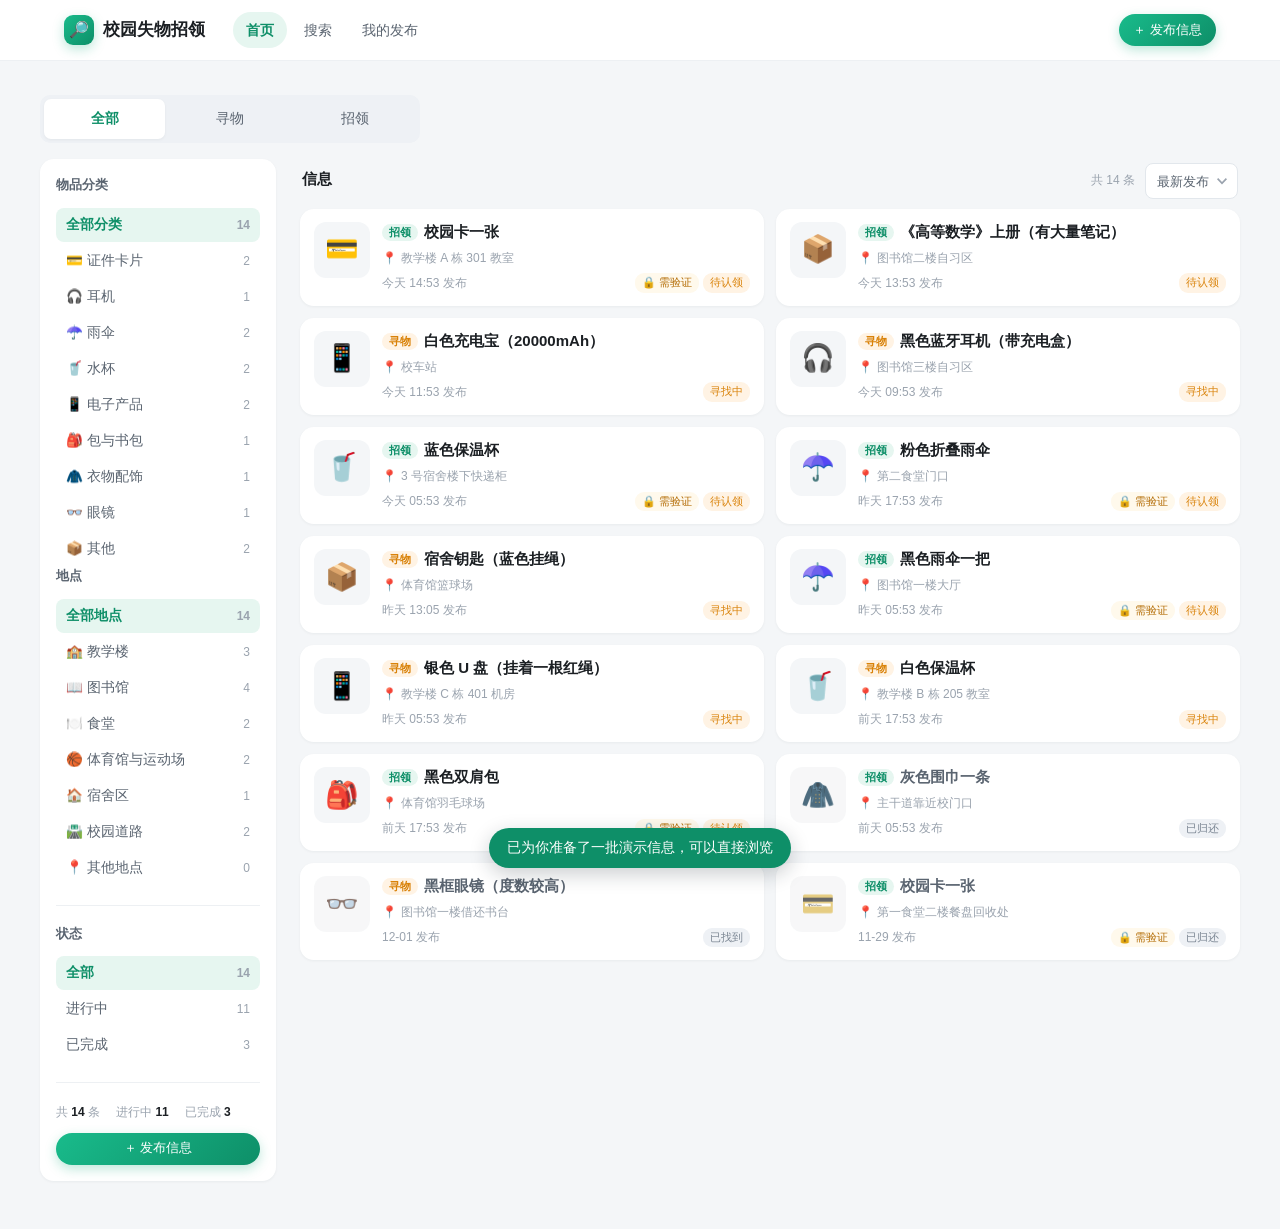
<file: index.html>
<!DOCTYPE html>
<html lang="zh-CN">
<head>
  <meta charset="utf-8">
  <meta name="viewport" content="width=device-width, initial-scale=1, viewport-fit=cover">
  <title>校园失物招领 · 首页</title>
  <meta name="description" content="集中发布和查找校园失物招领信息，按关键词、分类、地点快速筛选。">
  <!-- 必须最先加载：收集本页的 JS 报错，供开发自检 -->
  <script src="js/error-hook.js"></script>
  <link rel="stylesheet" href="css/tokens.css">
  <link rel="stylesheet" href="css/components.css">
  <link rel="stylesheet" href="css/layout.css">
</head>
<body>

<div class="app">

  <!-- 手机端品牌条（桌面由顶部导航栏代替） -->
  <div class="mobile-head">
    <span class="brand-mark">🔎</span>
    <span class="brand-name">校园失物招领</span>
    <a class="head-action" href="search.html" aria-label="搜索">🔍</a>
  </div>

  <div class="page">

    <!-- 手机端搜索入口。
         注意这里用的是 searchbox-entry 而不是 searchbox：
         search.html 里真正的输入框用了 .searchbox，两者不能混用同一个类名，
         否则在桌面端隐藏入口时会把搜索页的输入框一起藏掉。 -->
    <a class="searchbox searchbox-entry" href="search.html" style="margin-top:4px">
      <span>🔍</span><span>搜索校园卡、钥匙、雨伞、耳机…</span>
    </a>

    <!-- 信息类型：全部 / 寻物 / 招领（手机与桌面共用） -->
    <div class="segmented type-seg mt-12" id="typeSeg" role="tablist" aria-label="信息类型">
      <button type="button" data-type="all" class="is-on" role="tab">全部</button>
      <button type="button" data-type="lost" role="tab">寻物</button>
      <button type="button" data-type="found" role="tab">招领</button>
    </div>

    <div class="layout-main has-side mt-16">

      <!-- 桌面端筛选侧栏 -->
      <aside class="side-panel" aria-label="筛选">
        <div class="side-group">
          <h3>物品分类</h3>
          <div class="side-list" id="sideCategory"></div>
        </div>
        <!-- 公开特征筛选：只在选中了具体分类、且该分类有特征定义时才有内容 -->
        <div id="sideFeatures"></div>
        <!-- 选中分类后的搜索引导（桌面端）。内容见 js/config.js 的 LF.searchHintFor -->
        <div class="side-search-hint" id="sideSearchHint" hidden></div>
        <div class="side-group">
          <h3>地点</h3>
          <div class="side-list" id="sideArea"></div>
        </div>
        <div class="side-group">
          <h3>状态</h3>
          <div class="side-list" id="sideStatus"></div>
        </div>
        <div class="side-group">
          <div class="mini-stats" id="sideStats"></div>
          <a class="btn btn-primary btn-block btn-sm" href="publish.html">＋ 发布信息</a>
        </div>
      </aside>

      <main>
        <!-- 手机端分类快捷入口 -->
        <div class="cat-strip" id="catStrip" role="group" aria-label="按物品分类筛选"></div>

        <!-- 手机端筛选：地点 + 状态 -->
        <div class="filter-row" id="mobileFilters">
          <select class="filter-select" id="fAreaMobile" aria-label="按地点筛选"></select>
          <select class="filter-select" id="fStatusMobile" aria-label="按状态筛选"></select>
        </div>

        <!-- 手机端的特征筛选下拉，条目由 JS 按分类生成 -->
        <div class="filter-row" id="mobileFeatureFilters" hidden></div>

        <!-- 选中分类后的搜索引导（手机端，桌面用侧栏那一条）。同一份文案，两处显示。
             role="status"：分类一换文案就变，读屏用户需要被念出来 -->
        <div class="search-hint" id="mobileSearchHint" role="status" hidden></div>

        <div class="section-head">
          <h2 id="listTitle">最新信息</h2>
          <div style="display:flex;align-items:center;gap:10px">
            <span class="count" id="listCount"></span>
            <select class="filter-select" id="sortSelect" style="flex:0 0 auto;width:auto" aria-label="排序方式"></select>
          </div>
        </div>

        <div id="list"></div>

        <!-- 筛选后为空时，"清空筛选"是个按钮而不是链接，所以放在列表外侧 -->
        <div class="text-center mt-16" id="resetWrap" hidden>
          <button type="button" class="link-btn" id="resetFilters">清空全部筛选条件</button>
        </div>
      </main>

    </div>
  </div>
</div>

<script src="js/config.js"></script>
<script src="js/utils.js"></script>
<script src="js/store.js"></script>
<script src="js/seed.js"></script>
<script src="js/ui.js"></script>
<script src="js/page-home.js"></script>
</body>
</html>
</file>
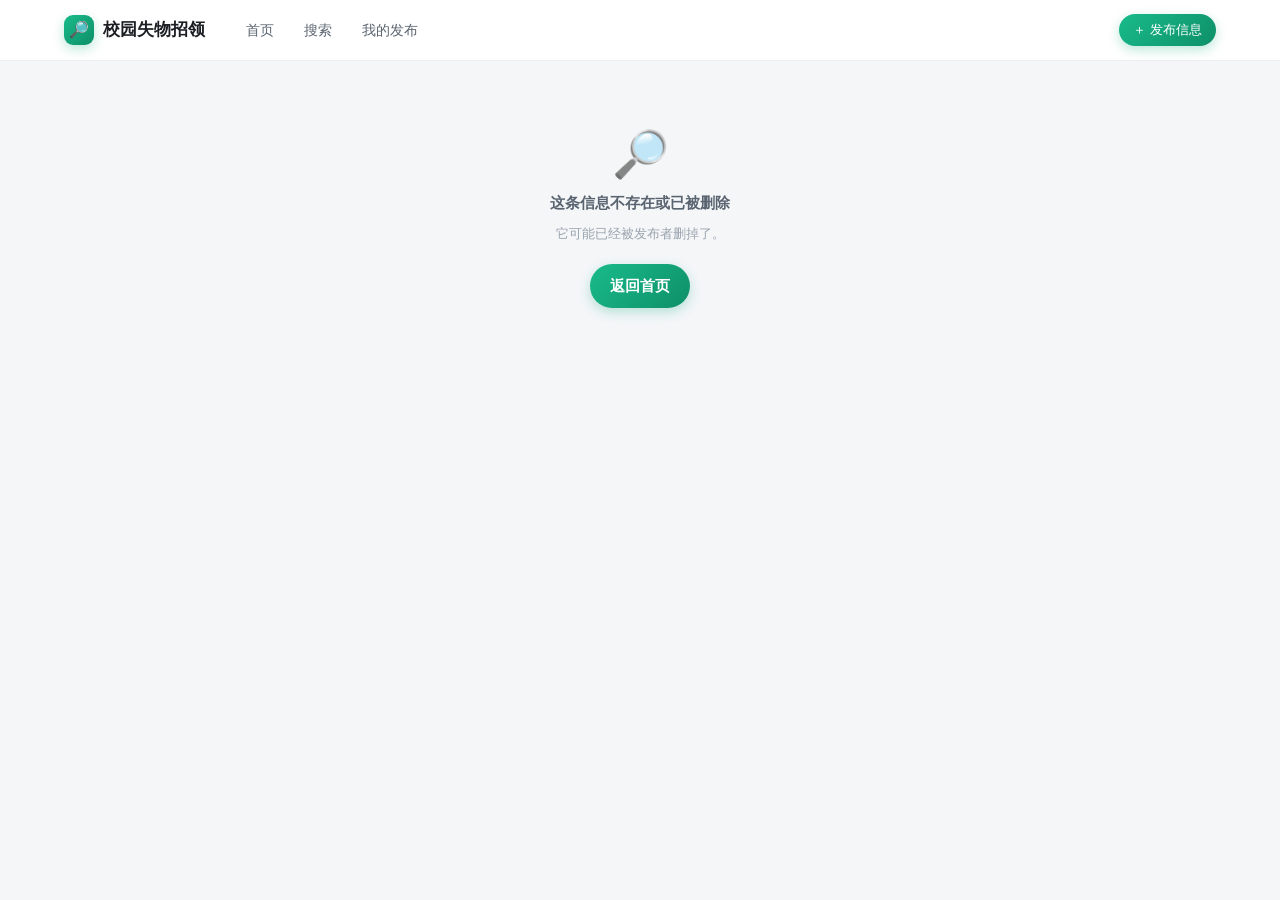
<file: appeal.html>
<!DOCTYPE html>
<html lang="zh-CN">
<head>
  <meta charset="utf-8">
  <meta name="viewport" content="width=device-width, initial-scale=1, viewport-fit=cover">
  <title>提交申诉 · 校园失物招领</title>
  <script src="js/error-hook.js"></script>
  <link rel="stylesheet" href="css/tokens.css">
  <link rel="stylesheet" href="css/components.css">
  <link rel="stylesheet" href="css/layout.css">
</head>
<body>

<div class="app has-action-bar">
  <div class="page-bar">
    <a class="back" id="backLink" href="index.html" aria-label="返回">‹</a>
    <h1 id="barTitle">提交申诉</h1>
  </div>

  <div class="page page-narrow">
    <div id="content"></div>
  </div>

  <div class="action-bar" id="actionBar"></div>
</div>

<script src="js/config.js"></script>
<script src="js/utils.js"></script>
<script src="js/store.js"></script>
<script src="js/seed.js"></script>
<script src="js/ui.js"></script>
<script src="js/page-appeal.js"></script>
</body>
</html>
</file>
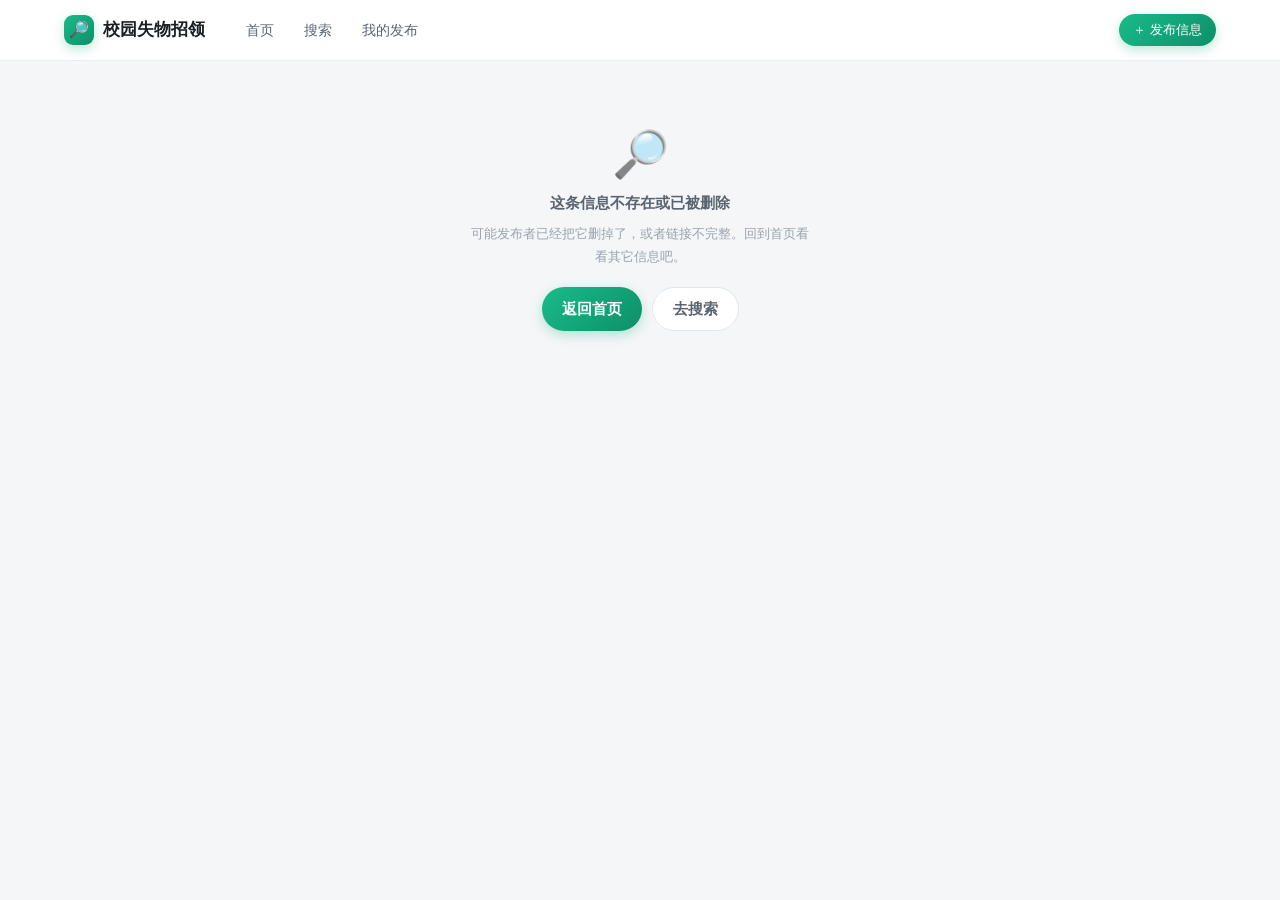
<file: detail.html>
<!DOCTYPE html>
<html lang="zh-CN">
<head>
  <meta charset="utf-8">
  <meta name="viewport" content="width=device-width, initial-scale=1, viewport-fit=cover">
  <title>信息详情 · 校园失物招领</title>
  <script src="js/error-hook.js"></script>
  <link rel="stylesheet" href="css/tokens.css">
  <link rel="stylesheet" href="css/components.css">
  <link rel="stylesheet" href="css/layout.css">
</head>
<body>

<div class="app has-action-bar">

  <div class="page-bar">
    <a class="back" href="index.html" aria-label="返回">‹</a>
    <h1 id="barTitle">信息详情</h1>
  </div>

  <div class="page page-narrow">
    <div id="content"></div>
  </div>

  <div class="action-bar" id="actionBar"></div>
</div>

<script src="js/config.js"></script>
<script src="js/utils.js"></script>
<script src="js/store.js"></script>
<script src="js/seed.js"></script>
<script src="js/ui.js"></script>
<script src="js/page-detail.js"></script>
</body>
</html>
</file>
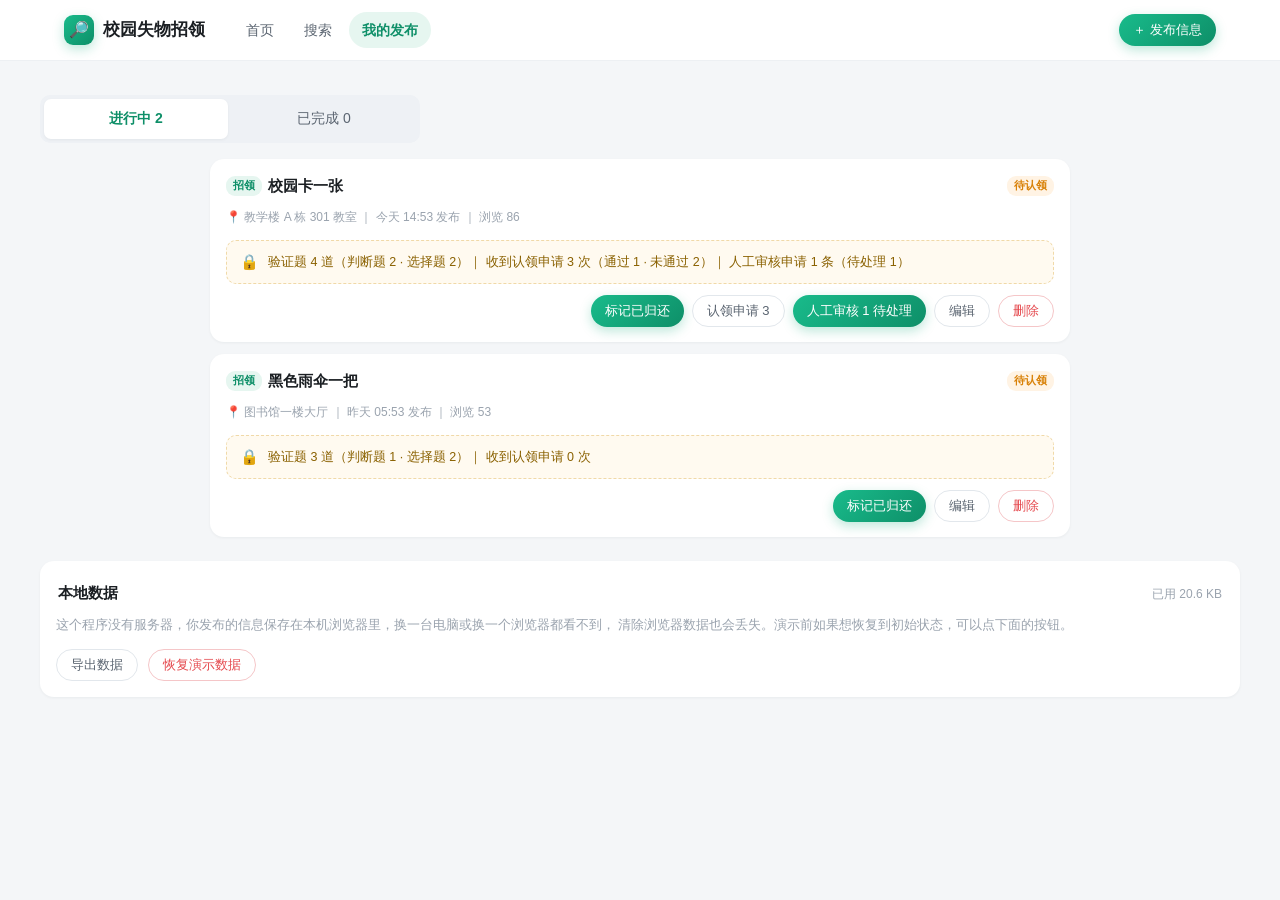
<file: mine.html>
<!DOCTYPE html>
<html lang="zh-CN">
<head>
  <meta charset="utf-8">
  <meta name="viewport" content="width=device-width, initial-scale=1, viewport-fit=cover">
  <title>我的发布 · 校园失物招领</title>
  <script src="js/error-hook.js"></script>
  <link rel="stylesheet" href="css/tokens.css">
  <link rel="stylesheet" href="css/components.css">
  <link rel="stylesheet" href="css/layout.css">
</head>
<body>

<div class="app">

  <div class="page-bar">
    <a class="back" href="index.html" aria-label="返回">‹</a>
    <h1>我的发布</h1>
  </div>

  <div class="page">

    <div class="mobile-head" style="padding:0 0 12px;border:none;background:none">
      <span class="brand-mark">👤</span>
      <span class="brand-name" style="font-size:15px">我发布的信息</span>
      <a class="head-action" href="publish.html" aria-label="发布信息">＋</a>
    </div>

    <div class="segmented mine-tabs" id="mineTabs" role="tablist" aria-label="信息状态">
      <button type="button" data-status="open" class="is-on" role="tab">进行中</button>
      <button type="button" data-status="done" role="tab">已完成</button>
    </div>

    <div class="layout-main">
      <div id="list"></div>
    </div>

    <!-- 本地数据维护：解释数据存在哪、占用多少、怎么复位 -->
    <div class="panel mt-24" id="dataPanel">
      <div class="section-head"><h2>本地数据</h2><span class="count" id="usageText"></span></div>
      <p class="text-small text-muted">
        这个程序没有服务器，你发布的信息保存在本机浏览器里，换一台电脑或换一个浏览器都看不到，
        清除浏览器数据也会丢失。演示前如果想恢复到初始状态，可以点下面的按钮。
      </p>
      <div style="display:flex;gap:10px;margin-top:14px;flex-wrap:wrap">
        <button type="button" class="btn btn-ghost btn-sm" id="exportBtn">导出数据</button>
        <button type="button" class="btn btn-danger btn-sm" id="resetBtn">恢复演示数据</button>
      </div>
    </div>
  </div>
</div>

<script src="js/config.js"></script>
<script src="js/utils.js"></script>
<script src="js/store.js"></script>
<script src="js/seed.js"></script>
<script src="js/ui.js"></script>
<script src="js/page-mine.js"></script>
</body>
</html>
</file>
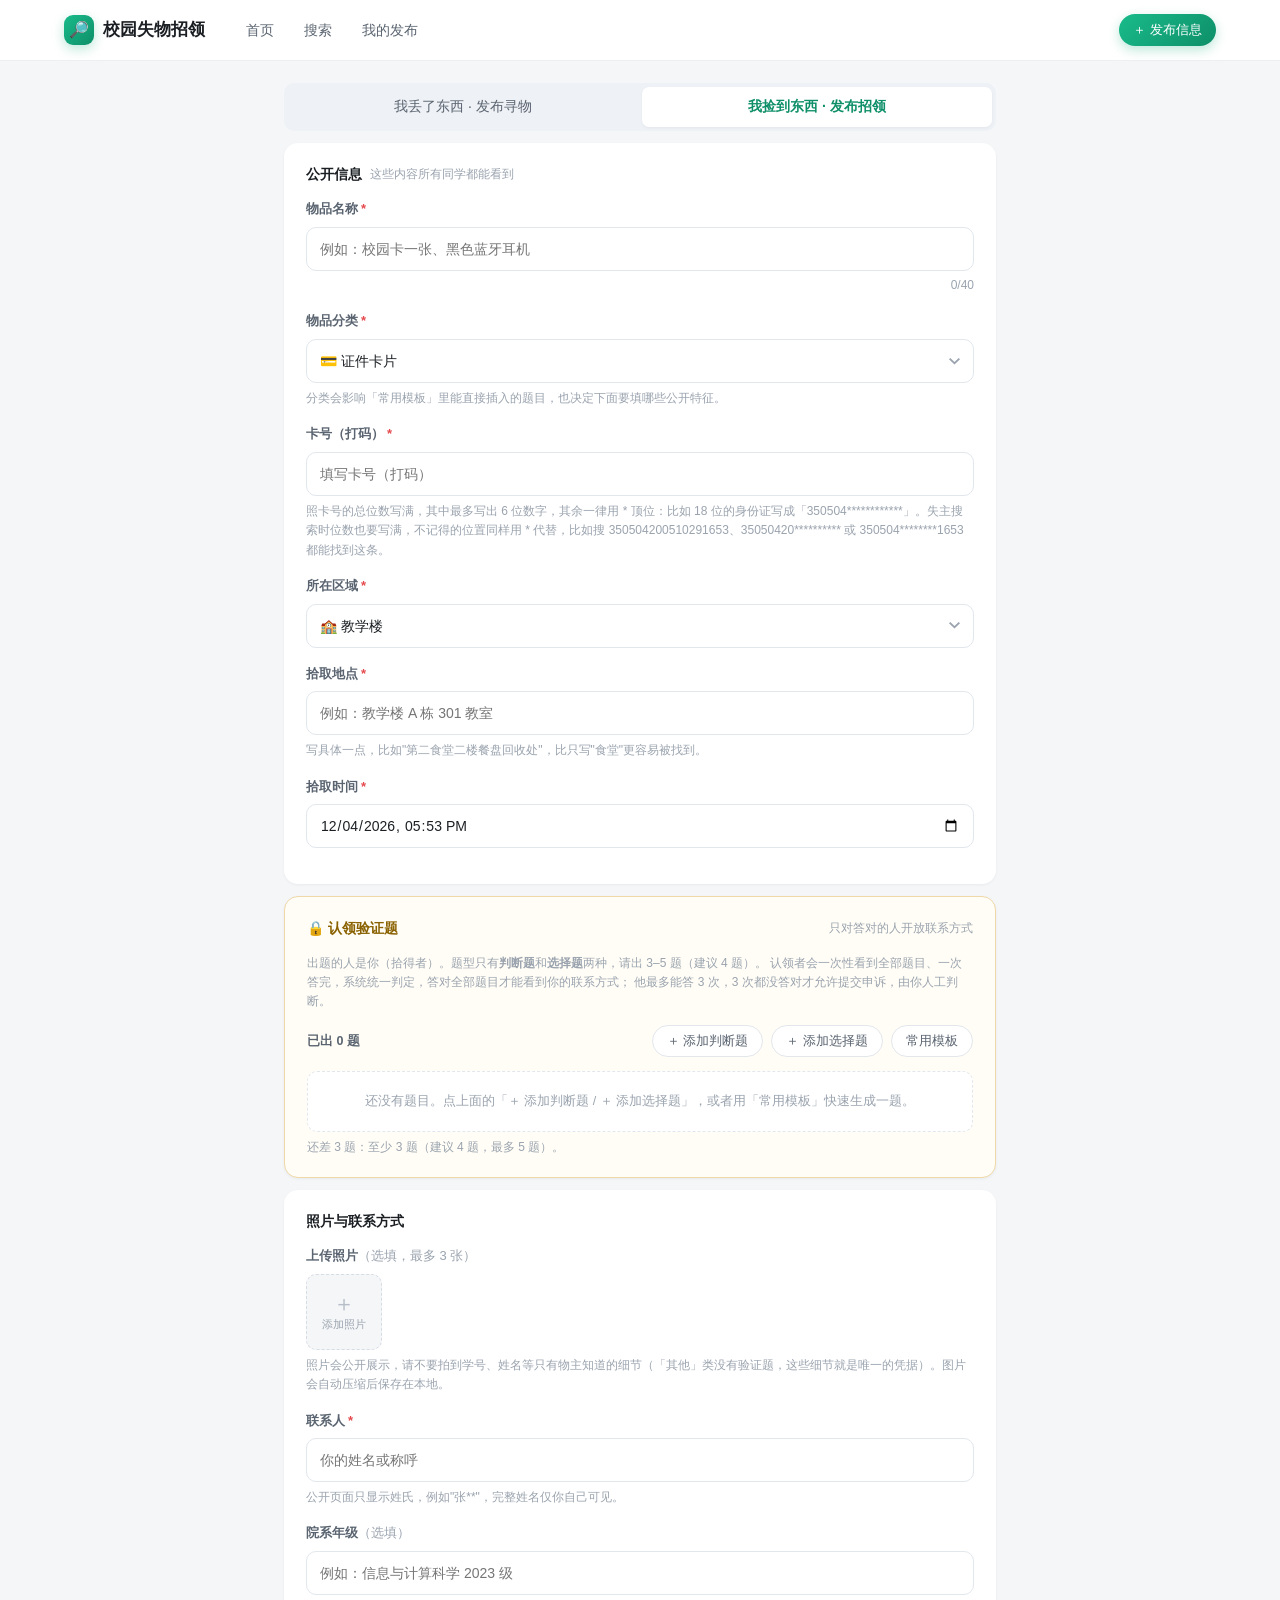
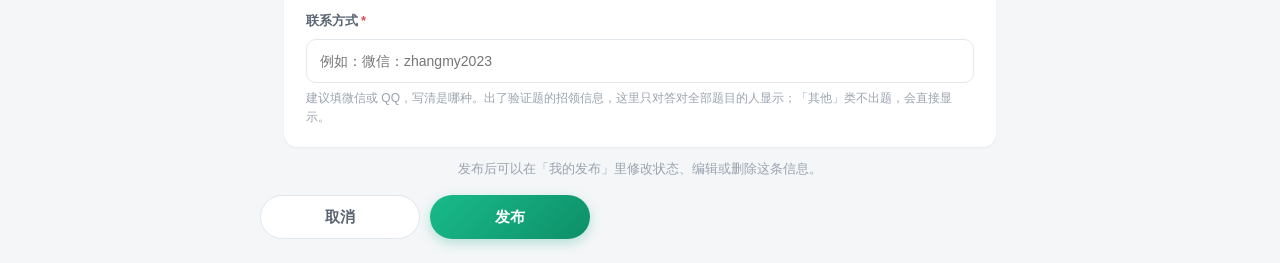
<file: publish.html>
<!DOCTYPE html>
<html lang="zh-CN">
<head>
  <meta charset="utf-8">
  <meta name="viewport" content="width=device-width, initial-scale=1, viewport-fit=cover">
  <title>发布信息 · 校园失物招领</title>
  <script src="js/error-hook.js"></script>
  <link rel="stylesheet" href="css/tokens.css">
  <link rel="stylesheet" href="css/components.css">
  <link rel="stylesheet" href="css/layout.css">
</head>
<body>

<div class="app has-action-bar">

  <div class="page-bar">
    <a class="back" href="index.html" aria-label="返回">‹</a>
    <h1 id="barTitle">发布信息</h1>
  </div>

  <div class="page page-narrow">

    <!-- 寻物 / 招领 共用同一套表单，这里切换 -->
    <div class="segmented" id="typeSeg" role="tablist" aria-label="信息类型">
      <button type="button" data-type="lost" role="tab">我丢了东西 · 发布寻物</button>
      <button type="button" data-type="found" role="tab">我捡到东西 · 发布招领</button>
    </div>

    <form id="postForm" novalidate autocomplete="off">

      <div class="form-alert" role="alert"></div>

      <!-- ============ 公开信息 ============ -->
      <div class="form-section mt-12">
        <div class="form-section-title">公开信息 <span class="sub">这些内容所有同学都能看到</span></div>

        <div class="field" data-field="title">
          <label class="field-label" for="fTitle">物品名称<span class="req">*</span></label>
          <input class="input" id="fTitle" name="title" maxlength="40" placeholder="例如：校园卡一张、黑色蓝牙耳机">
          <div class="field-error"></div>
          <div class="field-counter"><span id="titleCount">0</span>/40</div>
        </div>

        <div class="field" data-field="category">
          <label class="field-label" for="fCategory">物品分类<span class="req">*</span></label>
          <select class="select" id="fCategory" name="category"></select>
          <div class="field-error"></div>
          <div class="field-hint">分类会影响「常用模板」里能直接插入的题目，也决定下面要填哪些公开特征。</div>
        </div>

        <!-- 公开特征：内容由 JS 按分类渲染（见 page-publish.js 的 renderFeatures）。
             除「其他」外，每个分类只能填这里定死的 1–2 项，其余细节留到验证题里问。 -->
        <div id="featureFields"></div>

        <div class="field" data-field="area">
          <label class="field-label" for="fArea">所在区域<span class="req">*</span></label>
          <select class="select" id="fArea" name="area"></select>
          <div class="field-error"></div>
        </div>

        <div class="field" data-field="location">
          <label class="field-label" for="fLocation"><span id="locationLabel">具体地点</span><span class="req">*</span></label>
          <input class="input" id="fLocation" name="location" maxlength="40" list="spotList"
                 placeholder="例如：图书馆一楼借还书台">
          <datalist id="spotList"></datalist>
          <div class="field-error"></div>
          <div class="field-hint">写具体一点，比如"第二食堂二楼餐盘回收处"，比只写"食堂"更容易被找到。</div>
        </div>

        <div class="field" data-field="happenedAt">
          <label class="field-label" for="fTime"><span id="timeLabel">时间</span><span class="req">*</span></label>
          <input class="input" id="fTime" name="happenedAt" type="datetime-local">
          <div class="field-error"></div>
        </div>

        <!-- ★ 这个 field 用 hidden 整体收起，**不要从 DOM 里删掉**：
             page-publish.js 的 updateCounters()、applyType()、输入监听三处
             都是无保护地取 #fDesc，元素没了发布页会直接白屏。
             只有「其他」分类（没有特征定义的那一类）才显示它。 -->
        <div class="field" id="descField" data-field="description">
          <label class="field-label" for="fDesc">物品描述<span class="text-muted" style="font-weight:400">（选填，公开展示）</span></label>
          <textarea class="textarea" id="fDesc" name="description" maxlength="300"
                    placeholder="补充一些细节，比如物品当时的状态、你捡到后放在哪里了。"></textarea>
          <div class="field-error"></div>
          <div class="field-counter"><span id="descCount">0</span>/300</div>
        </div>
      </div>

      <!-- ============ 认领验证题（仅招领） ============ -->
      <div class="form-section is-locked" id="quizSection" hidden>
        <div class="form-section-title">
          <span>🔒 认领验证题</span>
          <span class="sub" style="margin-left:auto">只对答对的人开放联系方式</span>
        </div>
        <p class="field-hint" style="margin:0 0 14px">
          出题的人是你（拾得者）。题型只有<b>判断题</b>和<b>选择题</b>两种，请出 3–5 题（建议 4 题）。
          认领者会一次性看到全部题目、一次答完，系统统一判定，答对全部题目才能看到你的联系方式；
          他最多能答 3 次，3 次都没答对才允许提交申诉，由你人工判断。
        </p>

        <div class="lockbox" id="legacyNotice" hidden>
          <span class="ic">⚠️</span>
          <span>这条信息是用旧版「隐藏特征」发布的，那套自由文本答案无法自动变成客观题，已停止使用。
            <span class="lk">请在这里重新出 3–5 道题；在新题出好之前，这条信息不会向认领人要求验证。</span></span>
        </div>

        <div class="quiz-toolbar">
          <span class="quiz-count" id="quizCount"></span>
          <span class="quiz-actions">
            <button type="button" class="btn btn-ghost btn-sm" id="addJudgeBtn">＋ 添加判断题</button>
            <button type="button" class="btn btn-ghost btn-sm" id="addChoiceBtn">＋ 添加选择题</button>
            <button type="button" class="btn btn-ghost btn-sm" id="templateBtn">常用模板</button>
          </span>
        </div>

        <div class="field" data-field="questions" style="margin-bottom:0">
          <div id="questionList"></div>
          <div class="field-error"></div>
          <div class="field-hint" id="quizHint"></div>
        </div>
      </div>

      <!-- 「其他」分类的信任模式说明：这一类不出验证题，文案由 JS 填（见 applyType）。
           和上面的出题区互斥：出题区显示时这一条隐藏，反之亦然。 -->
      <div class="lockbox" id="verifyHint" role="status" hidden></div>

      <!-- ============ 照片与联系方式 ============ -->
      <div class="form-section">
        <div class="form-section-title">照片与联系方式</div>

        <div class="field" data-field="photos">
          <label class="field-label">上传照片<span class="text-muted" style="font-weight:400">（选填，最多 3 张）</span></label>
          <div class="photo-grid" id="photoGrid"></div>
          <input type="file" id="photoInput" accept="image/*" multiple hidden>
          <div class="field-error"></div>
          <div class="field-hint">照片会公开展示，请不要拍到学号、姓名等只有物主知道的细节（「其他」类没有验证题，这些细节就是唯一的凭据）。图片会自动压缩后保存在本地。</div>
        </div>

        <div class="field" data-field="contactName">
          <label class="field-label" for="fContactName">联系人<span class="req">*</span></label>
          <input class="input" id="fContactName" name="contactName" maxlength="20" placeholder="你的姓名或称呼">
          <div class="field-error"></div>
          <div class="field-hint">公开页面只显示姓氏，例如"张**"，完整姓名仅你自己可见。</div>
        </div>

        <div class="field" data-field="contactDept">
          <label class="field-label" for="fContactDept">院系年级<span class="text-muted" style="font-weight:400">（选填）</span></label>
          <input class="input" id="fContactDept" name="contactDept" maxlength="30" placeholder="例如：信息与计算科学 2023 级">
          <div class="field-error"></div>
        </div>

        <div class="field" data-field="contactWay" style="margin-bottom:0">
          <label class="field-label" for="fContactWay">联系方式<span class="req">*</span></label>
          <input class="input" id="fContactWay" name="contactWay" maxlength="60" placeholder="例如：微信：zhangmy2023">
          <div class="field-error"></div>
          <div class="field-hint">建议填微信或 QQ，写清是哪种。出了验证题的招领信息，这里只对答对全部题目的人显示；「其他」类不出题，会直接显示。</div>
        </div>
      </div>

      <p class="text-small text-muted text-center mb-16" id="footTip">
        发布后可以在「我的发布」里修改状态、编辑或删除这条信息。
      </p>
    </form>
  </div>

  <div class="action-bar">
    <button type="button" class="btn btn-ghost" id="cancelBtn">取消</button>
    <button type="button" class="btn btn-primary" id="submitBtn">发布</button>
  </div>
</div>

<script src="js/config.js"></script>
<script src="js/utils.js"></script>
<script src="js/store.js"></script>
<script src="js/seed.js"></script>
<script src="js/ui.js"></script>
<script src="js/page-publish.js"></script>
</body>
</html>
</file>
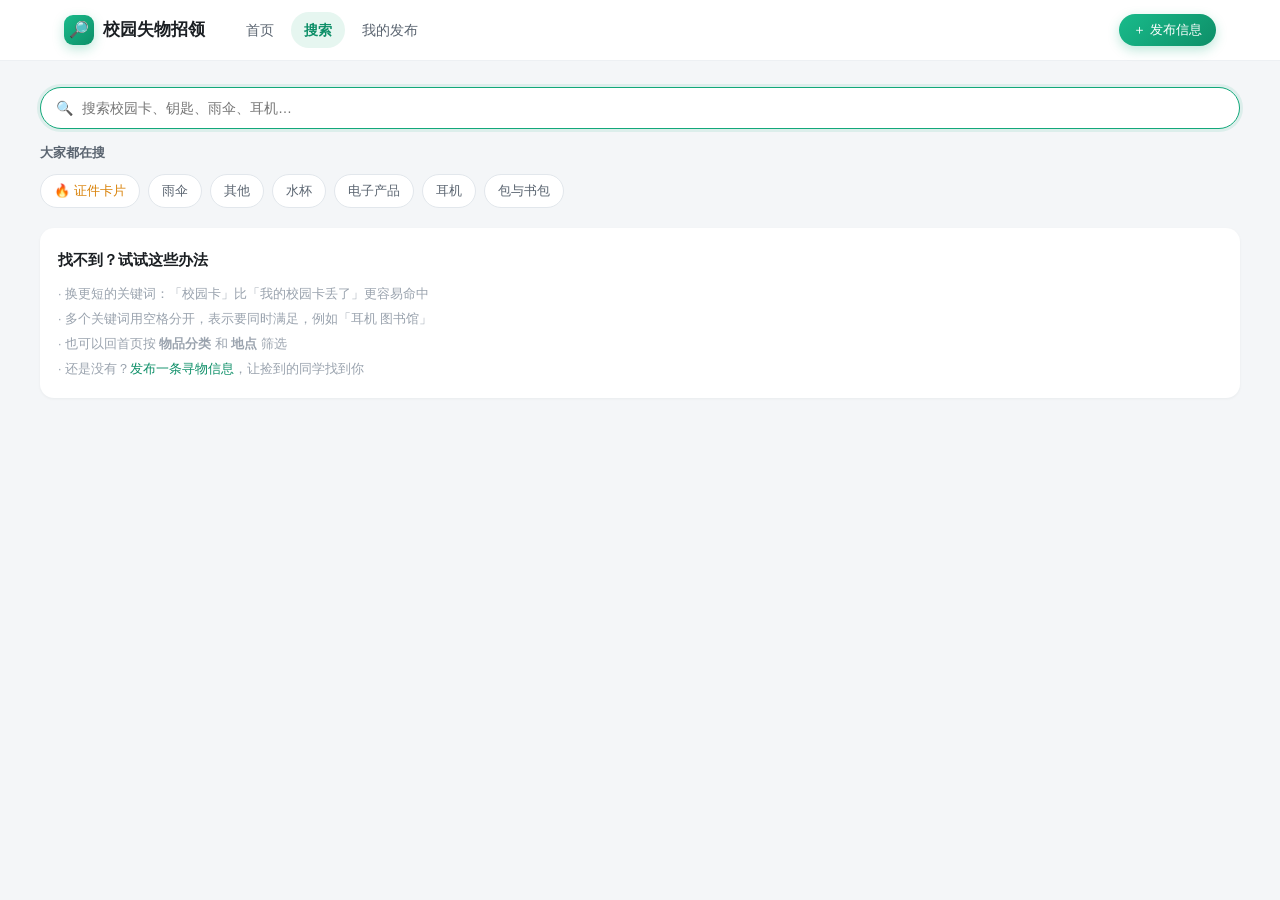
<file: search.html>
<!DOCTYPE html>
<html lang="zh-CN">
<head>
  <meta charset="utf-8">
  <meta name="viewport" content="width=device-width, initial-scale=1, viewport-fit=cover">
  <title>搜索 · 校园失物招领</title>
  <script src="js/error-hook.js"></script>
  <link rel="stylesheet" href="css/tokens.css">
  <link rel="stylesheet" href="css/components.css">
  <link rel="stylesheet" href="css/layout.css">
</head>
<body>

<div class="app">

  <div class="page-bar">
    <a class="back" href="index.html" aria-label="返回">‹</a>
    <h1>搜索</h1>
  </div>

  <div class="page">

    <!-- 搜索输入 -->
    <div class="searchbox is-active" style="margin-top:4px">
      <span>🔍</span>
      <input type="search" id="searchInput" placeholder="搜索校园卡、钥匙、雨伞、耳机…"
             autocomplete="off" aria-label="搜索关键词" enterkeyhint="search">
      <!-- 字数提示：平时报"几个字"，看起来像证件号码时改报"几位"并标绿/标红 -->
      <span class="searchbox-count" id="inputCount" hidden></span>
      <button type="button" class="link-muted" id="clearInput" hidden aria-label="清空">✕</button>
    </div>

    <!-- 还没开始搜索时显示：历史 + 热门 -->
    <div id="idlePanel">
      <div class="word-block" id="historyBlock" hidden>
        <div class="word-block-head">
          <h3>搜索历史</h3>
          <button type="button" class="link-muted" id="clearHistory">清空</button>
        </div>
        <div class="chip-cloud" id="historyCloud"></div>
      </div>

      <div class="word-block">
        <div class="word-block-head"><h3>大家都在搜</h3></div>
        <div class="chip-cloud" id="hotCloud"></div>
      </div>

      <div class="panel mt-16">
        <div class="section-head"><h2>找不到？试试这些办法</h2></div>
        <ul class="text-small text-muted" style="line-height:2;padding-left:2px">
          <li>· 换更短的关键词：「校园卡」比「我的校园卡丢了」更容易命中</li>
          <li>· 多个关键词用空格分开，表示要同时满足，例如「耳机 图书馆」</li>
          <li>· 也可以回首页按 <b>物品分类</b> 和 <b>地点</b> 筛选</li>
          <li>· 还是没有？<a href="publish.html">发布一条寻物信息</a>，让捡到的同学找到你</li>
        </ul>
      </div>
    </div>

    <!-- 搜索结果 -->
    <div id="resultPanel" hidden>
      <div class="section-head mt-16">
        <h2 id="resultTitle">搜索结果</h2>
        <div style="display:flex;align-items:center;gap:10px">
          <span class="count" id="resultCount"></span>
          <select class="filter-select" id="sortSelect" style="flex:0 0 auto;width:auto" aria-label="排序方式"></select>
        </div>
      </div>

      <div class="filter-bar">
        <span class="filter-label">类型</span>
        <button type="button" class="filter-chip is-on" data-type="all">全部</button>
        <button type="button" class="filter-chip" data-type="lost">寻物</button>
        <button type="button" class="filter-chip" data-type="found">招领</button>
        <span class="filter-spacer"></span>
        <span class="filter-label" id="keywordHint"></span>
      </div>

      <!-- 搜索词是某个分类时，提示这个分类还能按哪些公开特征找。
           特征值做成可点的 chip，点一下就把这个值加进搜索词。 -->
      <div class="feature-hint" id="featureHint" hidden></div>

      <div class="layout-main">
        <div id="list"></div>
      </div>
    </div>

  </div>
</div>

<script src="js/config.js"></script>
<script src="js/utils.js"></script>
<script src="js/store.js"></script>
<script src="js/seed.js"></script>
<script src="js/ui.js"></script>
<script src="js/page-search.js"></script>
</body>
</html>
</file>
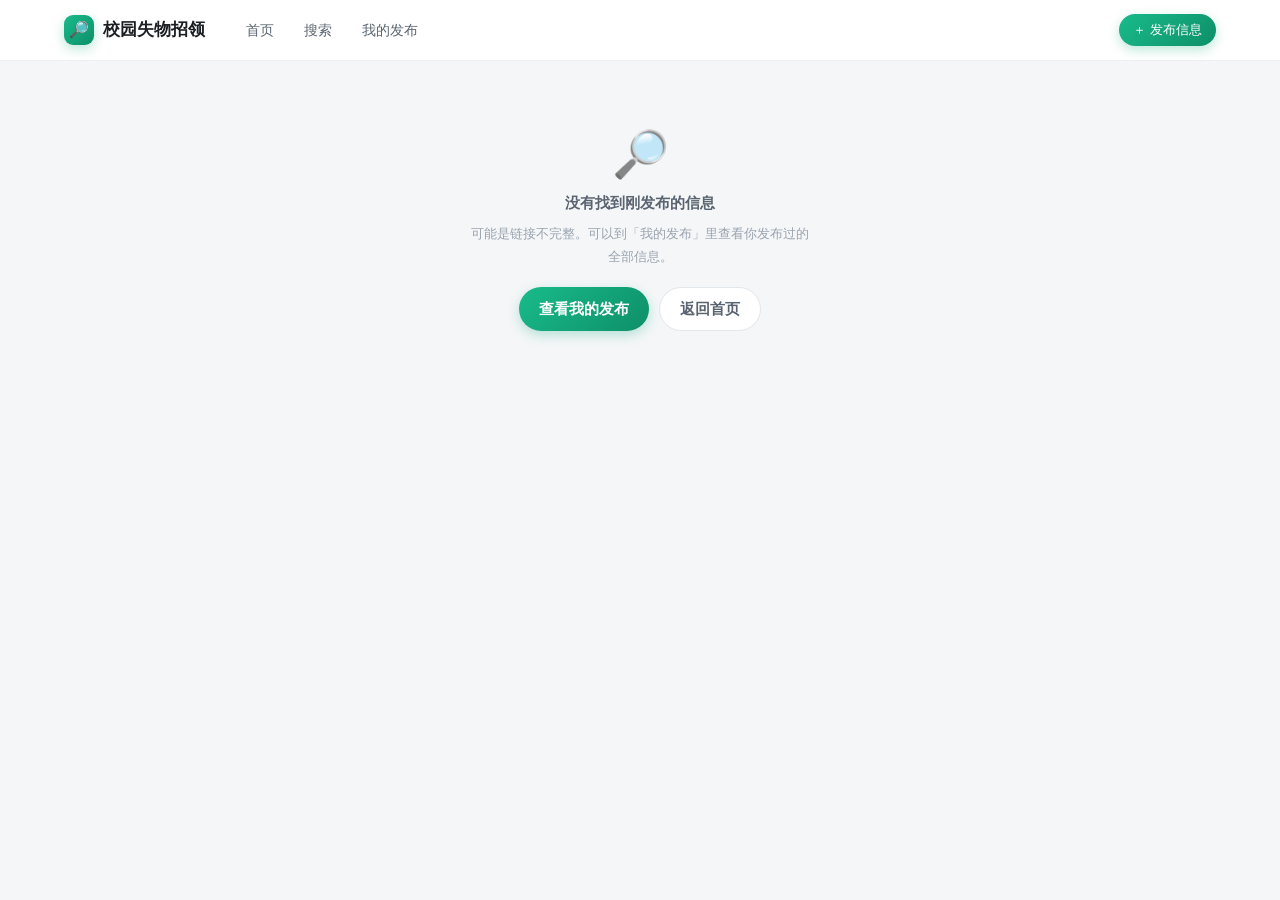
<file: success.html>
<!DOCTYPE html>
<html lang="zh-CN">
<head>
  <meta charset="utf-8">
  <meta name="viewport" content="width=device-width, initial-scale=1, viewport-fit=cover">
  <title>操作成功 · 校园失物招领</title>
  <script src="js/error-hook.js"></script>
  <link rel="stylesheet" href="css/tokens.css">
  <link rel="stylesheet" href="css/components.css">
  <link rel="stylesheet" href="css/layout.css">
</head>
<body>

<div class="app">
  <div class="page-bar">
    <h1 id="barTitle">操作结果</h1>
  </div>

  <div class="page page-narrow">
    <div id="content"></div>
  </div>
</div>

<script src="js/config.js"></script>
<script src="js/utils.js"></script>
<script src="js/store.js"></script>
<script src="js/seed.js"></script>
<script src="js/ui.js"></script>
<script src="js/page-success.js"></script>
</body>
</html>
</file>
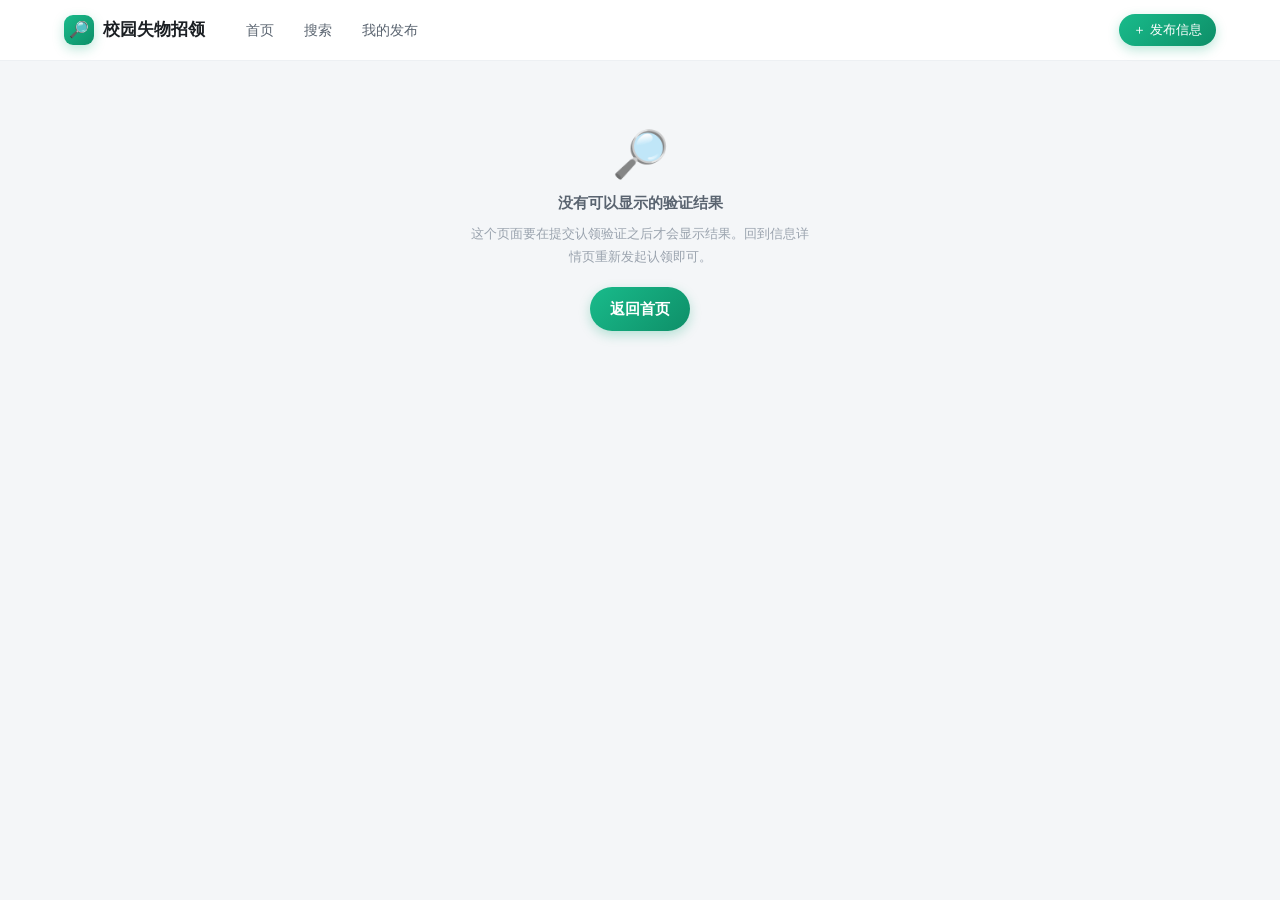
<file: verify-result.html>
<!DOCTYPE html>
<html lang="zh-CN">
<head>
  <meta charset="utf-8">
  <meta name="viewport" content="width=device-width, initial-scale=1, viewport-fit=cover">
  <title>认领结果 · 校园失物招领</title>
  <script src="js/error-hook.js"></script>
  <link rel="stylesheet" href="css/tokens.css">
  <link rel="stylesheet" href="css/components.css">
  <link rel="stylesheet" href="css/layout.css">
</head>
<body>

<div class="app">
  <div class="page-bar">
    <a class="back" id="backLink" href="index.html" aria-label="返回">‹</a>
    <h1>认领结果</h1>
  </div>

  <div class="page page-narrow">
    <div id="content"></div>
  </div>
</div>

<script src="js/config.js"></script>
<script src="js/utils.js"></script>
<script src="js/store.js"></script>
<script src="js/seed.js"></script>
<script src="js/ui.js"></script>
<script src="js/page-verify-result.js"></script>
</body>
</html>
</file>
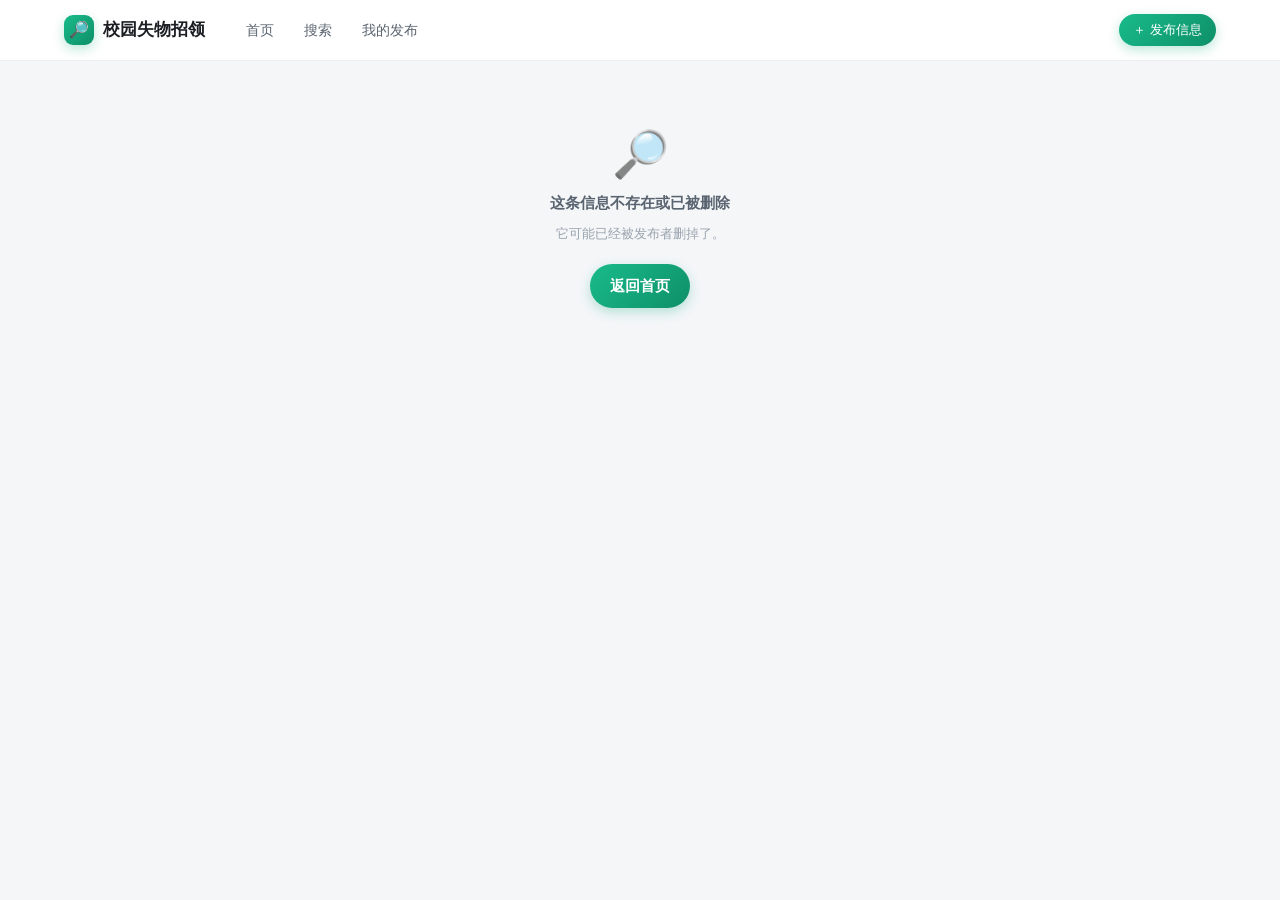
<file: verify.html>
<!DOCTYPE html>
<html lang="zh-CN">
<head>
  <meta charset="utf-8">
  <meta name="viewport" content="width=device-width, initial-scale=1, viewport-fit=cover">
  <title>认领验证 · 校园失物招领</title>
  <script src="js/error-hook.js"></script>
  <link rel="stylesheet" href="css/tokens.css">
  <link rel="stylesheet" href="css/components.css">
  <link rel="stylesheet" href="css/layout.css">
</head>
<body>

<div class="app has-action-bar">
  <div class="page-bar">
    <a class="back" id="backLink" href="index.html" aria-label="返回">‹</a>
    <h1>认领验证</h1>
  </div>

  <div class="page page-narrow">
    <div id="content"></div>
  </div>

  <div class="action-bar" id="actionBar"></div>
</div>

<script src="js/config.js"></script>
<script src="js/utils.js"></script>
<script src="js/store.js"></script>
<script src="js/seed.js"></script>
<script src="js/ui.js"></script>
<script src="js/page-verify.js"></script>
</body>
</html>
</file>
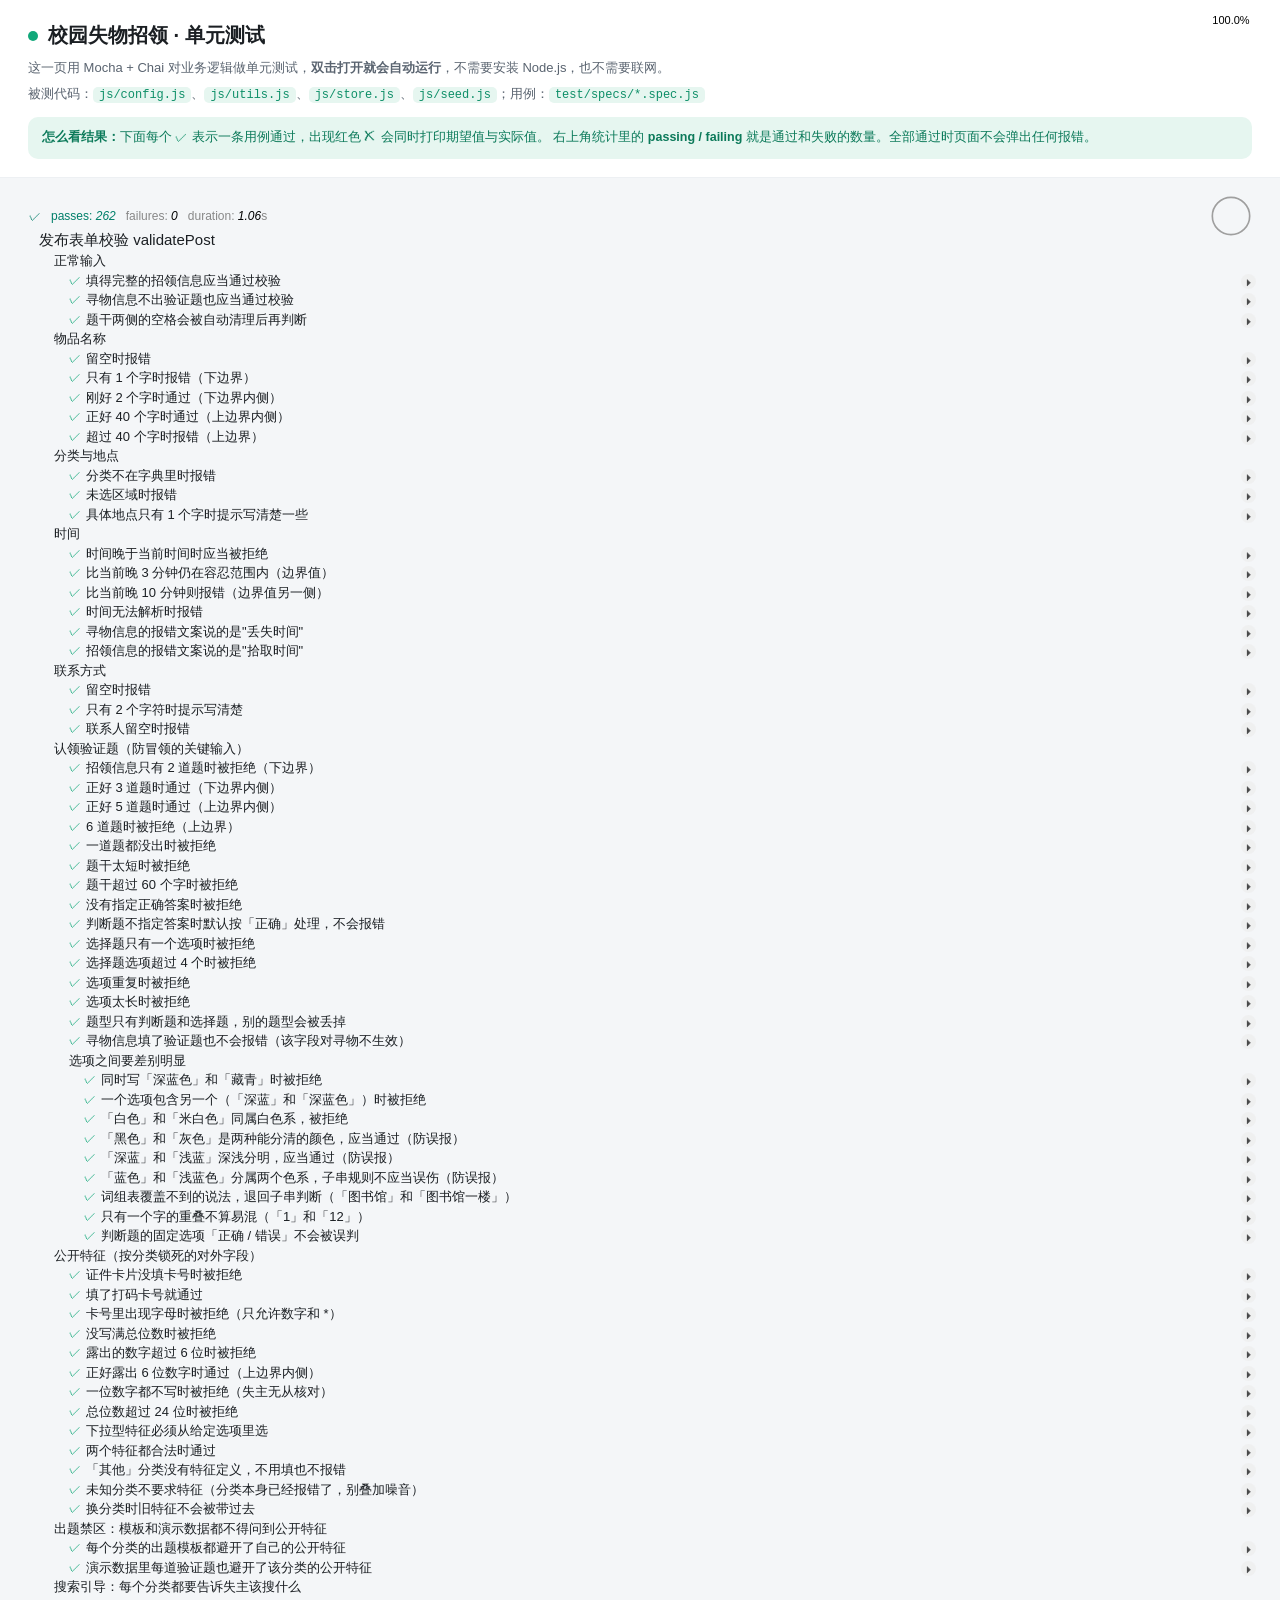
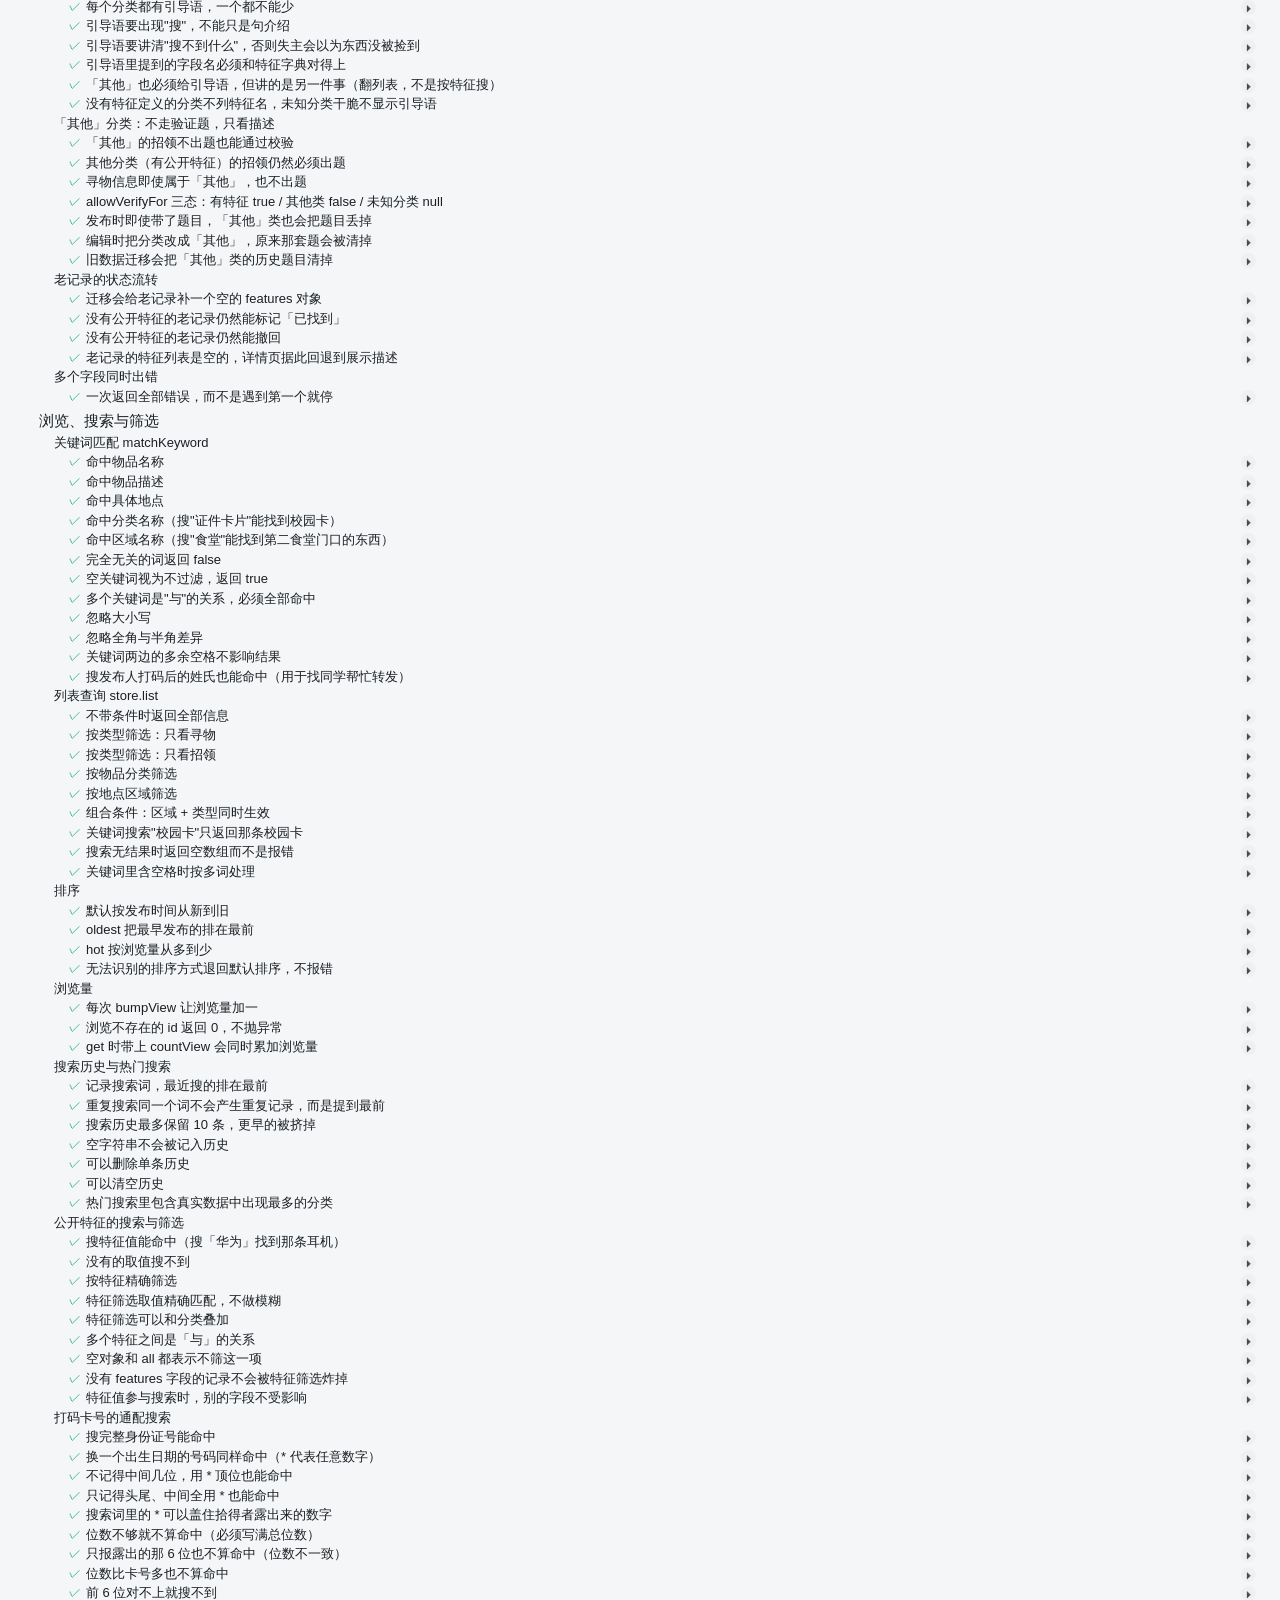
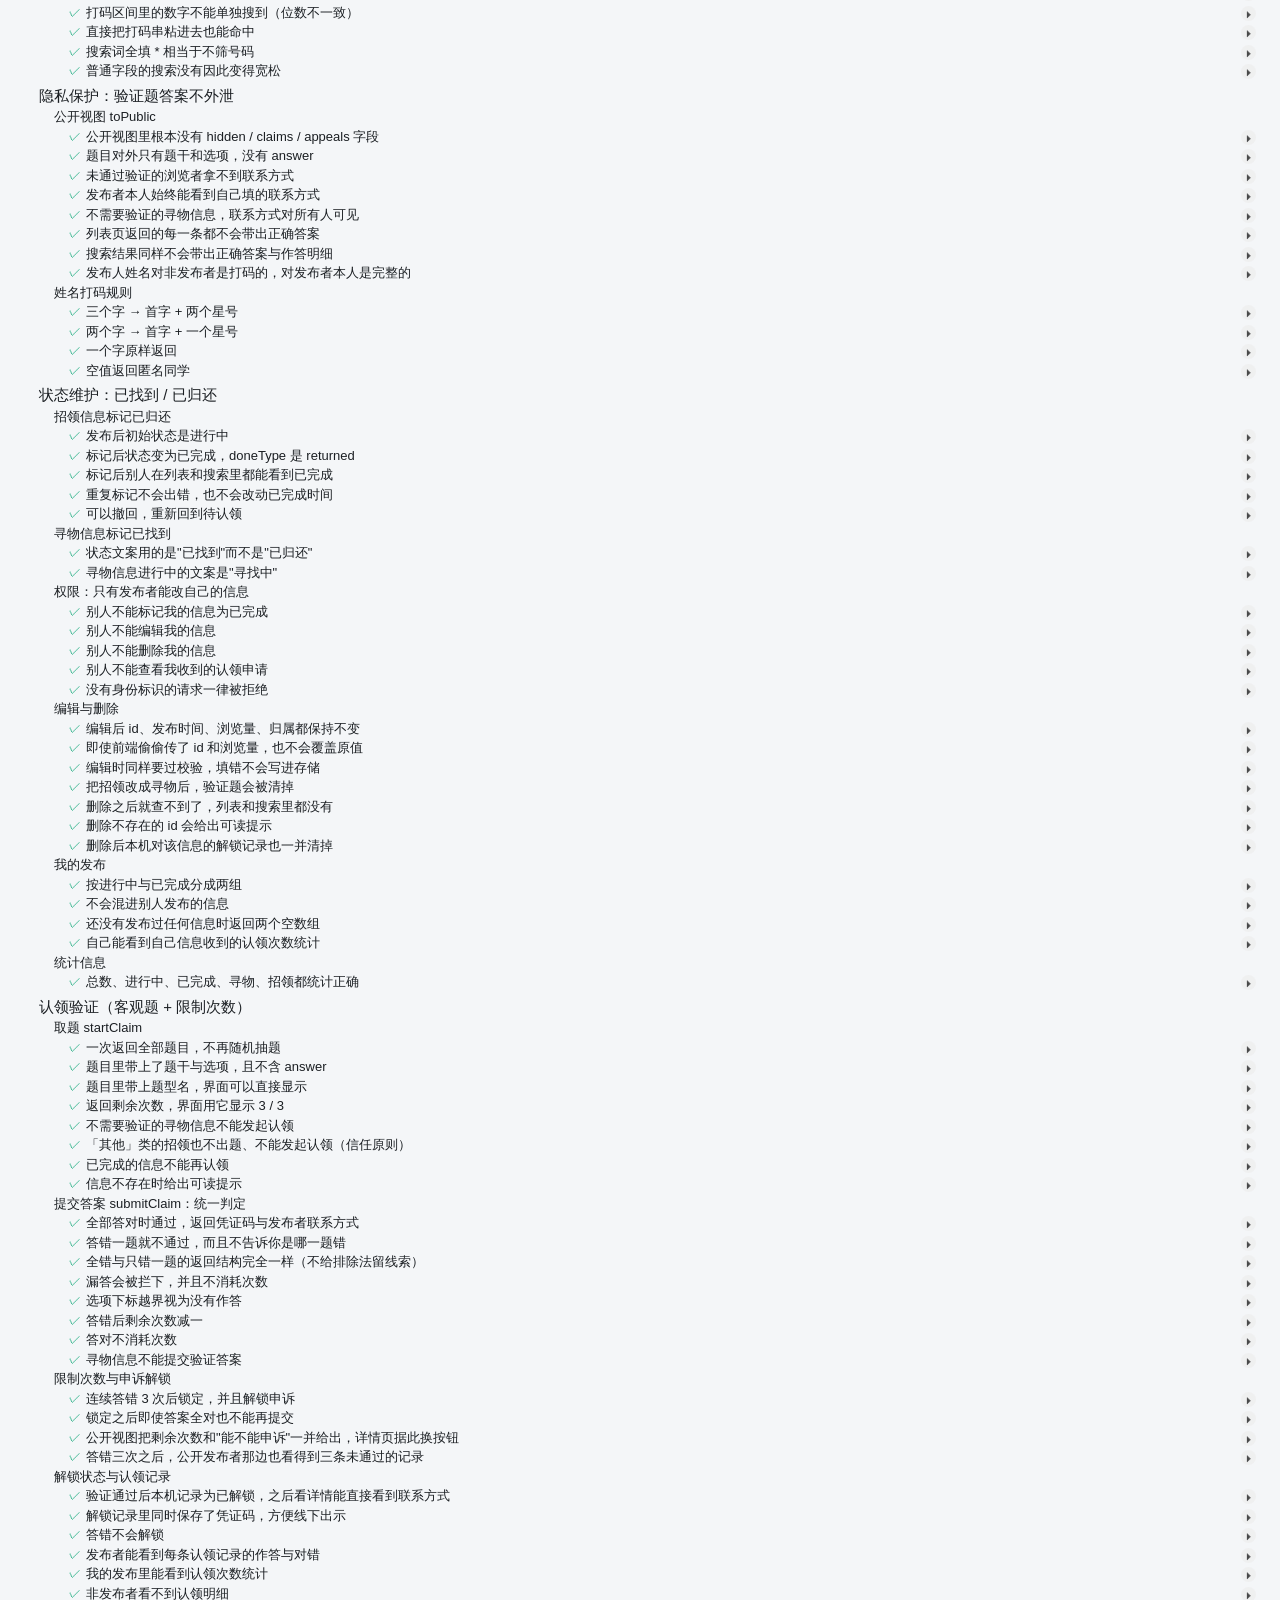
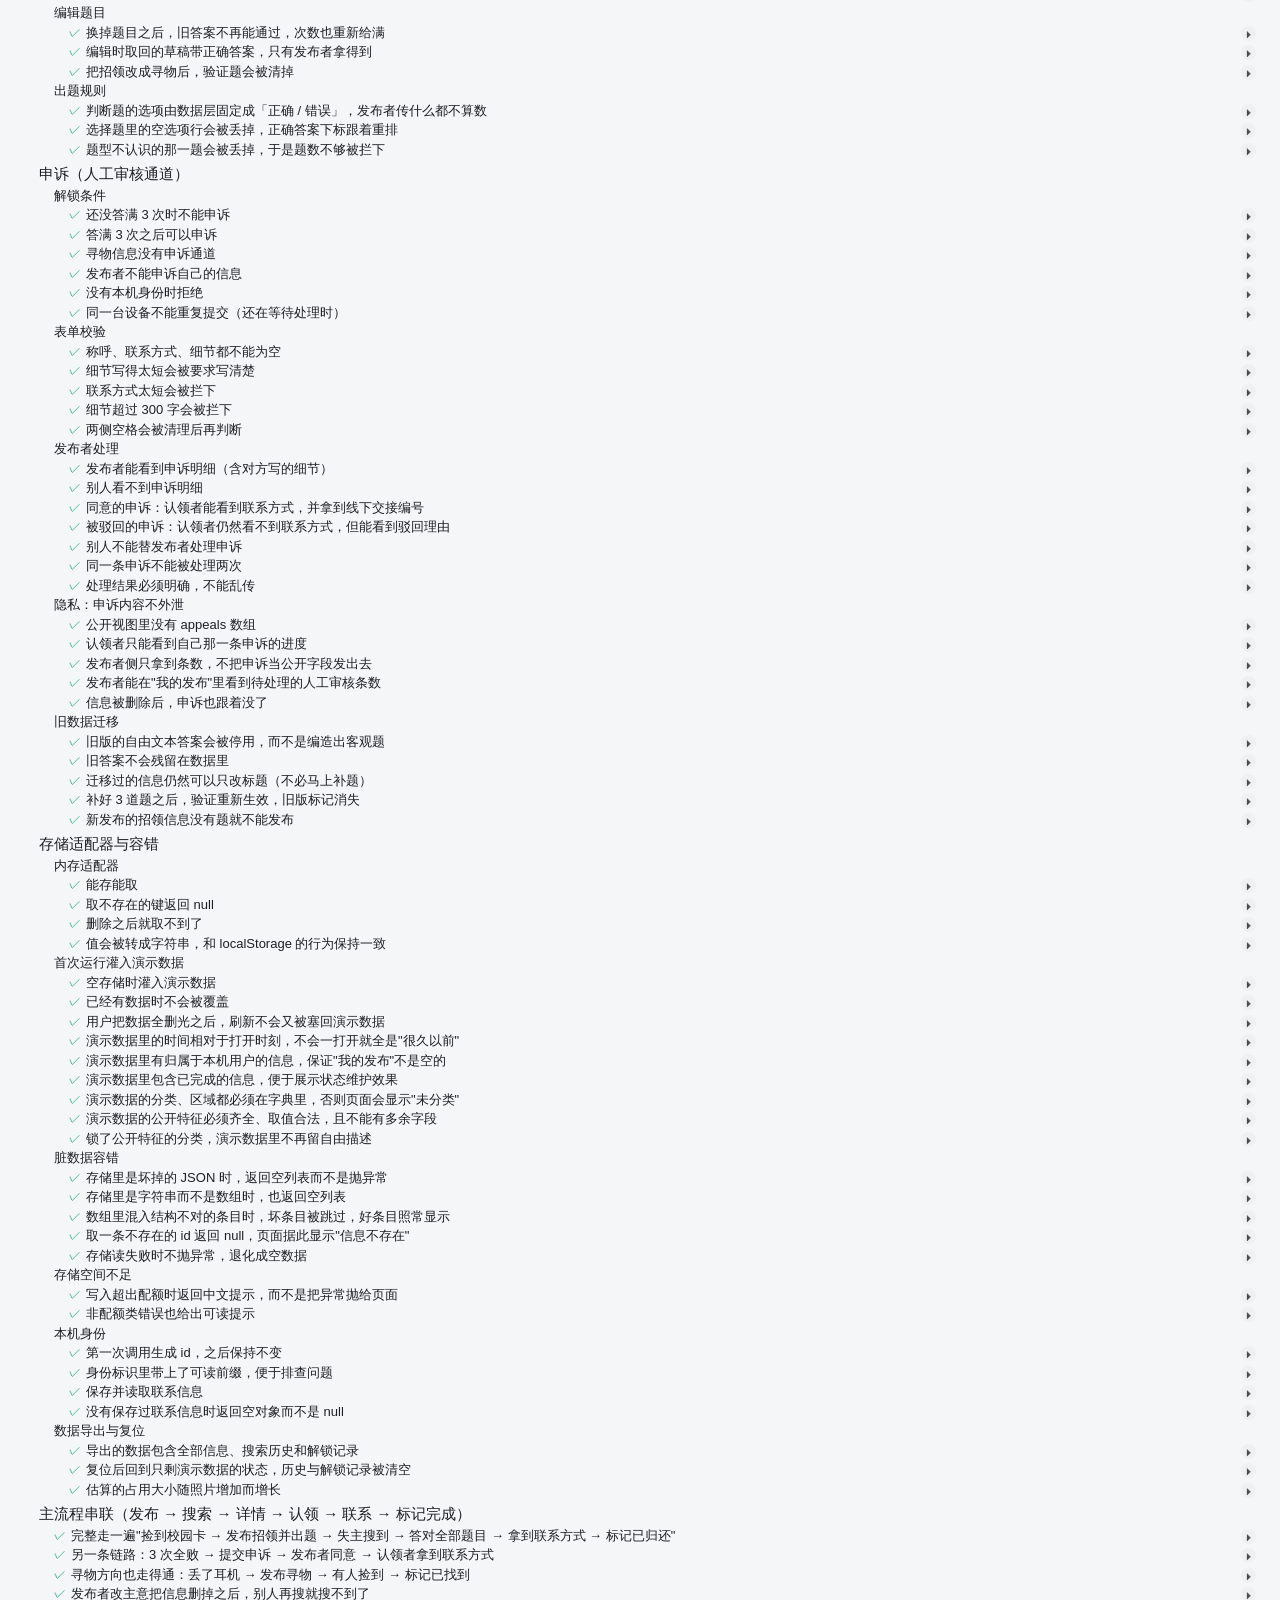
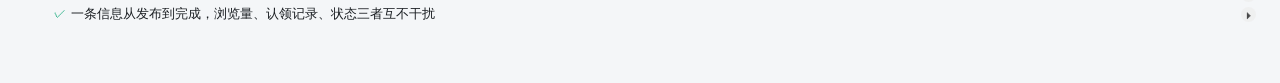
<file: test/test.html>
<!DOCTYPE html>
<html lang="zh-CN">
<head>
  <meta charset="utf-8">
  <meta name="viewport" content="width=device-width, initial-scale=1">
  <title>单元测试 · 校园失物招领</title>
  <link rel="stylesheet" href="lib/mocha.css">
  <style>
    :root {
      --green: #12A87A;
      --green-d: #0E8F68;
      --green-l: #E6F6F0;
      --ink: #1B1F23;
      --ink-2: #5A6470;
      --ink-3: #9AA3AE;
      --line: #EDF0F3;
      --bg: #F4F6F8;
    }
    * { box-sizing: border-box; }
    body {
      margin: 0;
      background: var(--bg);
      color: var(--ink);
      font-family: -apple-system, BlinkMacSystemFont, "PingFang SC", "Microsoft YaHei", "Segoe UI", sans-serif;
    }
    .page-head {
      background: #fff;
      border-bottom: 1px solid var(--line);
      padding: 22px 28px 18px;
    }
    .page-head h1 {
      margin: 0 0 8px;
      font-size: 20px;
      display: flex;
      align-items: center;
      gap: 10px;
    }
    .page-head h1 .dot {
      width: 10px; height: 10px; border-radius: 50%;
      background: var(--green);
      display: inline-block;
    }
    .page-head p {
      margin: 0 0 4px;
      font-size: 13px;
      color: var(--ink-2);
      line-height: 1.7;
    }
    .page-head code {
      background: var(--green-l);
      color: var(--green-d);
      padding: 1px 6px;
      border-radius: 5px;
      font-size: 12px;
    }
    .page-head .tips {
      margin-top: 12px;
      background: var(--green-l);
      border-radius: 10px;
      padding: 10px 14px;
      font-size: 12.5px;
      color: #0C7A5A;
      line-height: 1.7;
    }
    #mocha { margin: 18px 24px 60px; }
    #mocha h1 { font-size: 15px; margin-top: 4px; }
    #mocha h2 { font-size: 13px; }
    #mocha .test h2 { font-size: 13px; }
    #mocha-stats { position: static; margin-bottom: 10px; }
    #mocha-stats .progress { background-color: var(--green-l); }
    #mocha .suite .suite h1 { font-size: 13px; }
    #mocha .test.pass::before { color: var(--green); }
    #mocha .test.pass.fast.duration { color: var(--ink-3); }
  </style>
</head>
<body>

<div class="page-head">
  <h1><span class="dot"></span>校园失物招领 · 单元测试</h1>
  <p>这一页用 Mocha + Chai 对业务逻辑做单元测试，<strong>双击打开就会自动运行</strong>，不需要安装 Node.js，也不需要联网。</p>
  <p>被测代码：<code>js/config.js</code>、<code>js/utils.js</code>、<code>js/store.js</code>、<code>js/seed.js</code>；用例：<code>test/specs/*.spec.js</code></p>
  <div class="tips">
    <strong>怎么看结果：</strong>下面每个 <span style="color:#0E8F68">✓</span> 表示一条用例通过，出现红色 ✗ 会同时打印期望值与实际值。
    右上角统计里的 <strong>passing / failing</strong> 就是通过和失败的数量。全部通过时页面不会弹出任何报错。
  </div>
</div>

<div id="mocha"></div>

<!-- 测试框架：本地文件，离线可用（获取方式见 lib/_fetch-libs.py） -->
<script src="lib/mocha.js"></script>
<script src="lib/chai.js"></script>
<script>
  mocha.setup({ ui: 'bdd', timeout: 5000, slow: 100 });
</script>

<!-- 被测代码：与页面加载的是同一批文件 -->
<script src="../js/config.js"></script>
<script src="../js/utils.js"></script>
<script src="../js/store.js"></script>
<script src="../js/seed.js"></script>

<!-- 测试夹具与用例 -->
<script src="specs/helpers.js"></script>
<script src="specs/validate.spec.js"></script>
<script src="specs/query.spec.js"></script>
<script src="specs/privacy.spec.js"></script>
<script src="specs/verify.spec.js"></script>
<script src="specs/appeal.spec.js"></script>
<script src="specs/storage.spec.js"></script>
<script src="specs/e2e.spec.js"></script>

<script>
  var runner = mocha.run();

  // 把结果写到 <html> 的属性上，方便用命令行自动化检查
  // （浏览器里 JS 报错时进程退出码仍是 0，光看退出码判断不了成败）
  runner.on('end', function () {
    var stats = runner.stats;
    document.documentElement.setAttribute(
      'data-selftest',
      (stats.failures ? 'FAIL' : 'PASS') +
      '|passing=' + stats.passes +
      '|failing=' + stats.failures +
      '|duration=' + stats.duration + 'ms'
    );
  });
</script>
</body>
</html>
</file>
<file: css/tokens.css>
/*!
 * 设计令牌与基础重置
 *
 * 色板、圆角、阴影、字号全部来自第一次作业的原型（墨刀稿）：
 * 主色 #12A87A、卡片圆角 14px、正文 14px、次要文字 #5A6470。
 * 页面里不写死颜色值，一律用变量，改主题只需改这一处。
 */

:root {
  /* 主色 */
  --green: #12A87A;
  --green-d: #0E8F68;
  --green-l: #E6F6F0;
  --green-grad: linear-gradient(135deg, #19BB8B, #0E8F68);

  /* 文字 */
  --ink: #1B1F23;
  --ink-2: #5A6470;
  --ink-3: #9AA3AE;

  /* 线条与背景 */
  --line: #EDF0F3;
  --line-2: #E2E7EC;
  --bg: #F4F6F8;
  --bg-2: #EEF1F5;
  --white: #fff;

  /* 语义色 */
  --orange: #F5A524;
  --orange-l: #FFF3E4;
  --orange-d: #D98209;
  --blue: #3E7BFA;
  --red: #E5484D;
  --lock-bg: #FFFAF0;
  --lock-line: #F0D9A8;
  --lock-ink: #8A6100;
  --lock-ink-2: #B26A00;

  /* 圆角 */
  --r-sm: 8px;
  --r-md: 10px;
  --r-lg: 14px;
  --r-pill: 999px;

  /* 阴影 */
  --sh-1: 0 1px 3px rgba(20, 30, 40, .05);
  --sh-2: 0 4px 14px rgba(20, 30, 40, .08);
  --sh-green: 0 4px 12px rgba(18, 168, 122, .28);

  /* 布局 */
  --page-max: 1200px;
  --topbar-h: 60px;
  --tabbar-h: 60px;
  --breakpoint: 900px;
}

* {
  box-sizing: border-box;
  margin: 0;
  padding: 0;
  -webkit-font-smoothing: antialiased;
}

html {
  min-height: 100%;
  /* 让锚点跳转与滚动更自然 */
  scroll-behavior: smooth;
}

body {
  min-height: 100vh;
  background: var(--bg);
  color: var(--ink);
  font-family: -apple-system, BlinkMacSystemFont, "PingFang SC", "Microsoft YaHei", "Segoe UI", sans-serif;
  font-size: 14px;
  line-height: 1.6;
}

a {
  color: var(--green-d);
  text-decoration: none;
}

a:hover {
  text-decoration: underline;
}

button,
input,
select,
textarea {
  font-family: inherit;
  font-size: inherit;
  color: inherit;
}

button {
  cursor: pointer;
  border: none;
  background: none;
}

img {
  max-width: 100%;
  display: block;
}

ul,
ol {
  list-style: none;
}

/* 焦点可见：键盘用户和演示时都能看清当前焦点在哪 */
:focus-visible {
  outline: 2px solid var(--green);
  outline-offset: 2px;
  border-radius: 4px;
}

/* 视觉上隐藏但保留给读屏软件 */
.sr-only {
  position: absolute;
  width: 1px;
  height: 1px;
  padding: 0;
  margin: -1px;
  overflow: hidden;
  clip: rect(0, 0, 0, 0);
  white-space: nowrap;
  border: 0;
}

/*
 * hidden 属性必须真的隐藏。
 * 浏览器默认样式里的 [hidden]{display:none} 会被作者样式里的 display:flex 覆盖
 * （例如 .lockbox / .banner 这类自带 display 的组件），
 * 于是"加个 hidden 属性藏起来"会静默失效。这里补一条，避免以后再踩。
 */
[hidden] {
  display: none !important;
}

/* 尊重系统"减少动效"设置 */
@media (prefers-reduced-motion: reduce) {
  * {
    animation-duration: .01ms !important;
    transition-duration: .01ms !important;
    scroll-behavior: auto !important;
  }
}
</file>
<file: css/components.css>
/*!
 * 通用组件
 * 卡片、标签、按钮、表单、弹层、空状态等，被多个页面复用。
 * 命名沿用 BEM 风格但不强制，可读优先。
 */

/* ================================================================ 按钮 */

.btn {
  display: inline-flex;
  align-items: center;
  justify-content: center;
  gap: 6px;
  height: 44px;
  padding: 0 20px;
  border-radius: var(--r-pill);
  font-size: 15px;
  font-weight: 600;
  white-space: nowrap;
  transition: transform .12s ease, box-shadow .12s ease, background .12s ease;
}

.btn:active {
  transform: scale(.98);
}

.btn-primary {
  background: var(--green-grad);
  color: #fff;
  box-shadow: var(--sh-green);
}

.btn-primary:hover {
  filter: brightness(1.04);
}

.btn-ghost {
  background: var(--white);
  color: var(--ink-2);
  border: 1px solid var(--line-2);
}

.btn-ghost:hover {
  background: var(--bg);
  color: var(--ink);
}

.btn-danger {
  background: var(--white);
  color: var(--red);
  border: 1px solid #F5C6C8;
}

.btn-danger:hover {
  background: #FEF3F3;
}

.btn-block {
  width: 100%;
}

.btn-sm {
  height: 32px;
  padding: 0 14px;
  font-size: 13px;
  font-weight: 500;
}

.btn-lg {
  height: 48px;
  font-size: 16px;
}

.btn[disabled],
.btn.is-disabled {
  opacity: .5;
  cursor: not-allowed;
  box-shadow: none;
}

/* 文字按钮 */
.link-btn {
  color: var(--green-d);
  font-size: 13px;
  font-weight: 600;
  padding: 4px 2px;
}

.link-btn:hover {
  text-decoration: underline;
}

.link-muted {
  color: var(--ink-3);
  font-size: 13px;
}

.link-muted:hover {
  color: var(--ink-2);
}

/* ================================================================ 标签与徽标 */

/* 寻物 / 招领 */
.tag {
  display: inline-flex;
  align-items: center;
  font-size: 11px;
  font-weight: 600;
  padding: 1px 7px;
  border-radius: 9px;
  margin-right: 6px;
  vertical-align: 1.5px;
  flex: 0 0 auto;
}

.tag-lost {
  background: var(--orange-l);
  color: var(--orange-d);
}

.tag-found {
  background: var(--green-l);
  color: var(--green-d);
}

/* 状态 */
.chip {
  display: inline-flex;
  align-items: center;
  gap: 3px;
  font-size: 11px;
  padding: 1px 7px;
  border-radius: 9px;
  background: var(--bg);
  color: var(--ink-2);
  white-space: nowrap;
}

.chip-wait {
  background: var(--orange-l);
  color: var(--orange-d);
}

.chip-done {
  background: var(--bg-2);
  color: #7A8592;
}

.chip-lock {
  background: #FFF9EC;
  color: var(--lock-ink-2);
}

.chip-ok {
  background: var(--green-l);
  color: var(--green-d);
}

.chip-red {
  background: #FEF3F3;
  color: var(--red);
}

/* ================================================================ 信息卡片 */

.card {
  position: relative;
  display: flex;
  gap: 12px;
  align-items: flex-start;
  background: var(--white);
  border-radius: var(--r-lg);
  padding: 13px 14px;
  box-shadow: var(--sh-1);
  transition: box-shadow .15s ease, transform .15s ease;
}

.card-link {
  cursor: pointer;
}

.card-link:hover {
  box-shadow: var(--sh-2);
  transform: translateY(-1px);
}

.card-thumb {
  flex: 0 0 56px;
  width: 56px;
  height: 56px;
  border-radius: 12px;
  background: var(--bg);
  display: flex;
  align-items: center;
  justify-content: center;
  font-size: 27px;
  overflow: hidden;
}

.card-thumb img {
  width: 100%;
  height: 100%;
  object-fit: cover;
}

.card-main {
  flex: 1;
  min-width: 0;
}

.card-title {
  font-size: 15px;
  font-weight: 600;
  line-height: 1.35;
  margin-bottom: 7px;
  display: flex;
  align-items: center;
  overflow: hidden;
}

/* 标题最多两行，超出用省略号。一行放不下时截断太早，看不出是什么东西。 */
.card-title .card-title-text {
  display: -webkit-box;
  -webkit-line-clamp: 2;
  -webkit-box-orient: vertical;
  overflow: hidden;
  word-break: break-word;
}

/* 已完成的信息整条压暗，一眼能和进行中的区分开 */
.card.is-done .card-title-text {
  color: var(--ink-2);
}

.card.is-done .card-thumb {
  filter: grayscale(.5);
  opacity: .8;
}

.card-meta {
  font-size: 12px;
  color: var(--ink-3);
  display: flex;
  align-items: center;
  gap: 4px;
  margin-bottom: 5px;
  overflow: hidden;
  white-space: nowrap;
  text-overflow: ellipsis;
}

.card-meta:last-child {
  margin-bottom: 0;
}

.card-meta .ellipsis {
  overflow: hidden;
  text-overflow: ellipsis;
  white-space: nowrap;
}

.card-foot {
  display: flex;
  align-items: center;
  justify-content: space-between;
  gap: 6px 8px;
  flex-wrap: wrap;      /* 窄列时让状态标签整体换到下一行，而不是把时间折断 */
  font-size: 12px;
  color: var(--ink-3);
}

/* 时间不能被拆成"今天 18:44 发" / "布"两行 */
.card-foot > span:first-child {
  white-space: nowrap;
}

.card-chips {
  display: inline-flex;
  gap: 4px;
  align-items: center;
  flex-wrap: wrap;
  margin-left: auto;
}

/* 卡片列表容器 */
.card-list {
  display: flex;
  flex-direction: column;
  gap: 10px;
}

/* ================================================================ 区块标题 */

.section-head {
  display: flex;
  align-items: baseline;
  justify-content: space-between;
  gap: 12px;
  padding: 4px 2px 10px;
}

.section-head h2 {
  font-size: 15px;
  font-weight: 600;
}

.section-head .count {
  font-size: 12px;
  color: var(--ink-3);
}

/* ================================================================ 表单 */

.field {
  margin-bottom: 16px;
}

.field > label,
.field-label {
  display: block;
  font-size: 13px;
  font-weight: 600;
  color: var(--ink-2);
  margin-bottom: 7px;
}

.field-label .req {
  color: var(--red);
  margin-left: 3px;
}

.field-hint {
  font-size: 12px;
  color: var(--ink-3);
  margin-top: 6px;
  line-height: 1.6;
}

.input,
.textarea,
.select {
  width: 100%;
  min-height: 44px;
  padding: 10px 13px;
  border: 1px solid var(--line-2);
  border-radius: var(--r-md);
  background: var(--white);
  outline: none;
  transition: border-color .15s ease, box-shadow .15s ease;
}

.input:focus,
.textarea:focus,
.select:focus {
  border-color: var(--green);
  box-shadow: 0 0 0 3px rgba(18, 168, 122, .12);
}

.textarea {
  min-height: 96px;
  resize: vertical;
  line-height: 1.7;
}

.select {
  appearance: none;
  background-image: url("data:image/svg+xml;charset=utf-8,%3Csvg xmlns='http://www.w3.org/2000/svg' viewBox='0 0 12 8'%3E%3Cpath fill='%239AA3AE' d='M1.4 0 6 4.6 10.6 0 12 1.4 6 7.4 0 1.4z'/%3E%3C/svg%3E");
  background-repeat: no-repeat;
  background-position: right 13px center;
  background-size: 11px;
  padding-right: 34px;
}

/* 出错状态：边框变红 + 下方红字说明 */
.field.has-error .input,
.field.has-error .textarea,
.field.has-error .select {
  border-color: var(--red);
  background: #FFFBFB;
}

.field-error {
  display: none;
  font-size: 12px;
  color: var(--red);
  margin-top: 6px;
  line-height: 1.6;
}

.field.has-error .field-error {
  display: block;
}

/* 必填项为空时的整体提示条 */
.form-alert {
  display: none;
  align-items: flex-start;
  gap: 8px;
  background: #FEF3F3;
  border: 1px solid #F5C6C8;
  color: #B4282C;
  border-radius: var(--r-md);
  padding: 11px 13px;
  font-size: 13px;
  line-height: 1.65;
  margin-bottom: 16px;
}

.form-alert.show {
  display: flex;
}

/* 字符计数 */
.field-counter {
  display: flex;
  justify-content: flex-end;
  font-size: 12px;
  color: var(--ink-3);
  margin-top: 5px;
}

.field-counter.is-over {
  color: var(--red);
}

/* ================================================================ 分段控件 */

.segmented {
  display: flex;
  gap: 4px;
  background: var(--bg-2);
  border-radius: var(--r-md);
  padding: 4px;
}

.segmented button {
  flex: 1;
  min-height: 40px;
  padding: 8px 10px;
  border-radius: 7px;
  font-size: 14px;
  color: var(--ink-2);
  transition: background .15s ease, color .15s ease;
}

.segmented button.is-on {
  background: var(--white);
  color: var(--green-d);
  font-weight: 600;
  box-shadow: var(--sh-1);
}

/* ================================================================ 筛选条 */

.filter-bar {
  display: flex;
  flex-wrap: wrap;
  align-items: center;
  gap: 8px;
  padding: 10px 0;
}

.filter-label {
  font-size: 12px;
  color: var(--ink-3);
  margin-right: 2px;
}

/* 证件号码的位数提示比一句话长得多，让它自己占一行，别把筛选按钮挤变形 */
.filter-label.is-wide {
  flex: 1 1 100%;
  margin-right: 0;
  line-height: 1.6;
}

/* 位数和库里的对不上时标红——这是"搜不到"里最容易被误读的一种 */
.filter-label.is-warn {
  color: var(--red);
  font-weight: 600;
}

.filter-chip {
  font-size: 13px;
  color: var(--ink-2);
  background: var(--white);
  border: 1px solid var(--line-2);
  border-radius: var(--r-pill);
  padding: 6px 13px;
  transition: all .15s ease;
}

.filter-chip:hover {
  border-color: var(--green);
  color: var(--green-d);
}

.filter-chip.is-on {
  background: var(--green-l);
  border-color: transparent;
  color: var(--green-d);
  font-weight: 600;
}

/*
 * 搜索页的"这个分类还能按哪些特征找"提示块。
 * 里面的取值按钮直接复用了 .filter-chip，视觉上和上面的类型筛选是一套。
 */
.feature-hint {
  background: var(--white);
  border-radius: var(--r-lg);
  padding: 12px 14px;
  margin-bottom: 12px;
}

.feature-hint-title {
  font-size: 12.5px;
  color: var(--ink-2);
  margin: 0 0 10px;
}

.feature-hint-group {
  display: flex;
  align-items: center;
  flex-wrap: wrap;
  gap: 6px;
  margin-bottom: 8px;
}

.feature-hint-group:last-child {
  margin-bottom: 0;
}

.feature-hint-name {
  font-size: 12px;
  color: var(--ink-3);
  margin-right: 2px;
}

.feature-hint-more {
  font-size: 12px;
  color: var(--ink-3);
}

.filter-spacer {
  flex: 1;
}

/* ================================================================ 提示条 */

/* 认领验证说明块（米黄色，和正文区分开，提示"这里的内容是受保护的"） */
.lockbox {
  display: flex;
  gap: 9px;
  background: var(--lock-bg);
  border: 1px dashed var(--lock-line);
  border-radius: var(--r-md);
  padding: 11px 13px;
  font-size: 12.5px;
  color: var(--lock-ink);
  line-height: 1.65;
}

.lockbox .ic {
  font-size: 15px;
  line-height: 1.35;
  flex: 0 0 auto;
}

.lockbox b {
  color: var(--lock-ink-2);
}

.lockbox .lk {
  display: block;
  margin-top: 3px;
  color: #A8813A;
}

/* 安全提示（绿色） */
.safe-tip {
  display: flex;
  gap: 8px;
  background: var(--green-l);
  border-radius: var(--r-md);
  padding: 11px 13px;
  font-size: 12.5px;
  color: #0C7A5A;
  line-height: 1.65;
}

.safe-tip.is-warn {
  background: #FFF9EC;
  color: var(--lock-ink);
}

/* 存储不可用等全局提示 */
.banner {
  display: none;
  align-items: center;
  gap: 8px;
  background: var(--orange-l);
  color: #8A5A00;
  padding: 9px 16px;
  font-size: 12.5px;
  line-height: 1.6;
}

.banner.show {
  display: flex;
}

.banner .banner-close {
  margin-left: auto;
  font-size: 16px;
  color: #8A5A00;
  opacity: .7;
  padding: 0 2px;
}

/* ================================================================ 空状态 */

.empty {
  text-align: center;
  padding: 48px 24px 52px;
  color: var(--ink-3);
}

.empty .empty-icon {
  font-size: 46px;
  line-height: 1;
  margin-bottom: 14px;
  opacity: .75;
}

.empty h3 {
  font-size: 15px;
  font-weight: 600;
  color: var(--ink-2);
  margin-bottom: 8px;
}

.empty p {
  font-size: 13px;
  line-height: 1.75;
  max-width: 340px;
  margin: 0 auto 18px;
}

.empty .empty-actions {
  display: flex;
  gap: 10px;
  justify-content: center;
  flex-wrap: wrap;
}

/* ================================================================ 轻提示 toast */

.toast-wrap {
  position: fixed;
  left: 50%;
  bottom: calc(var(--tabbar-h) + 16px);
  transform: translateX(-50%);
  z-index: 90;
  display: flex;
  flex-direction: column;
  align-items: center;
  gap: 8px;
  pointer-events: none;
  width: max-content;
  max-width: calc(100vw - 32px);
}

.toast {
  background: rgba(27, 31, 35, .92);
  color: #fff;
  font-size: 13.5px;
  line-height: 1.5;
  padding: 10px 18px;
  border-radius: var(--r-pill);
  box-shadow: 0 6px 20px rgba(20, 30, 40, .22);
  animation: toast-in .2s ease;
  text-align: center;
}

.toast.is-ok {
  background: var(--green-d);
}

.toast.is-warn {
  background: #B26A00;
}

.toast.is-error {
  background: #C0342F;
}

@keyframes toast-in {
  from {
    opacity: 0;
    transform: translateY(8px);
  }
  to {
    opacity: 1;
    transform: translateY(0);
  }
}

@media (min-width: 900px) {
  .toast-wrap {
    bottom: 32px;
  }
}

/* ================================================================ 弹窗 */

.modal-mask {
  position: fixed;
  inset: 0;
  background: rgba(20, 28, 36, .45);
  display: flex;
  align-items: center;
  justify-content: center;
  padding: 20px;
  z-index: 100;
  animation: fade-in .15s ease;
}

@keyframes fade-in {
  from { opacity: 0; }
  to { opacity: 1; }
}

.modal {
  background: var(--white);
  border-radius: var(--r-lg);
  width: 100%;
  max-width: 420px;
  max-height: calc(100vh - 60px);
  display: flex;
  flex-direction: column;
  box-shadow: 0 16px 48px rgba(20, 30, 40, .2);
  animation: modal-in .18s ease;
}

@keyframes modal-in {
  from { opacity: 0; transform: translateY(10px) scale(.98); }
  to { opacity: 1; transform: none; }
}

.modal-head {
  padding: 18px 20px 0;
}

.modal-head h3 {
  font-size: 16px;
  font-weight: 600;
}

.modal-body {
  padding: 12px 20px 4px;
  font-size: 14px;
  color: var(--ink-2);
  line-height: 1.7;
  overflow-y: auto;
}

.modal-foot {
  display: flex;
  gap: 10px;
  padding: 18px 20px 20px;
}

.modal-foot .btn {
  flex: 1;
}

/* 认领申请列表 */
.claim-item {
  padding: 12px 0;
  border-bottom: 1px solid var(--line);
}

.claim-item:last-child {
  border-bottom: none;
}

.claim-head {
  display: flex;
  align-items: center;
  justify-content: space-between;
  gap: 8px;
  margin-bottom: 8px;
}

.claim-time {
  font-size: 12px;
  color: var(--ink-3);
}

.claim-answers {
  font-size: 13px;
  line-height: 1.9;
}

.claim-answers .k {
  color: var(--ink-3);
  margin-right: 6px;
}

.claim-answers .v {
  color: var(--ink);
}

.claim-answers .v.bad {
  color: var(--red);
}

/* ================================================================ 详情页信息行 */

.info-rows {
  background: var(--white);
  border-radius: var(--r-lg);
  padding: 4px 16px;
  box-shadow: var(--sh-1);
}

.info-row {
  display: flex;
  gap: 12px;
  padding: 11px 0;
  border-bottom: 1px solid var(--line);
  font-size: 14px;
}

.info-row:last-child {
  border-bottom: none;
}

.info-row .k {
  flex: 0 0 86px;
  color: var(--ink-3);
  font-size: 13px;
}

.info-row .v {
  flex: 1;
  word-break: break-word;
}

.info-row .v.is-locked {
  color: var(--lock-ink-2);
  font-size: 13px;
}

.info-row .v .sub {
  display: block;
  color: var(--ink-3);
  font-size: 12.5px;
  margin-top: 2px;
}

/* 详情页头图 */
.hero {
  height: 160px;
  border-radius: var(--r-lg);
  background: linear-gradient(150deg, #EAF7F2, #D6EFE6);
  display: flex;
  align-items: center;
  justify-content: center;
  font-size: 68px;
  position: relative;
  overflow: hidden;
  margin-bottom: 14px;
}

.hero img {
  width: 100%;
  height: 100%;
  object-fit: cover;
}

.hero .hero-badge {
  position: absolute;
  left: 14px;
  top: 14px;
  font-size: 12px;
  font-weight: 600;
  padding: 3px 11px;
  border-radius: var(--r-pill);
  background: rgba(255, 255, 255, .9);
  color: var(--green-d);
}

.hero .hero-badge.is-lost {
  color: var(--orange-d);
}

/* 详情页相册缩略图 */
.photo-strip {
  display: flex;
  gap: 8px;
  margin-top: -6px;
  margin-bottom: 14px;
  overflow-x: auto;
  padding-bottom: 2px;
}

.photo-strip img {
  width: 68px;
  height: 68px;
  object-fit: cover;
  border-radius: var(--r-md);
  border: 1px solid var(--line);
  cursor: pointer;
  flex: 0 0 auto;
}

/* ================================================================ 认领验证答题 */

.question-card {
  background: var(--white);
  border-radius: var(--r-lg);
  padding: 15px 16px;
  box-shadow: var(--sh-1);
  margin-bottom: 12px;
}

.question-card .q-title {
  font-size: 14.5px;
  font-weight: 600;
  margin-bottom: 6px;
  display: flex;
  gap: 8px;
}

.question-card .q-title i {
  font-style: normal;
  color: var(--green-d);
  font-size: 12px;
  flex: 0 0 auto;
  padding-top: 2px;
}

/* 尝试次数进度点 */
.attempt-dots {
  display: flex;
  align-items: center;
  gap: 6px;
  font-size: 12px;
  color: var(--ink-3);
  margin-bottom: 14px;
}

.attempt-dots .dot {
  width: 7px;
  height: 7px;
  border-radius: 50%;
  background: var(--green);
}

.attempt-dots .dot.is-off {
  background: #D8DEE5;
}

/* 答题页：客观题选项（判断题的"正确 / 错误"也走这一套） */
.question-card .q-title {
  align-items: baseline;
  flex-wrap: wrap;
}

.question-card .q-title span:first-of-type {
  flex: 1 1 auto;
}

.question-card .q-options {
  display: flex;
  flex-direction: column;
  gap: 8px;
  margin-top: 12px;
}

.q-option {
  display: flex;
  align-items: center;
  gap: 10px;
  border: 1px solid var(--line);
  border-radius: var(--r-md);
  padding: 10px 12px;
  font-size: 14px;
  cursor: pointer;
  background: var(--white);
  transition: border-color .15s, background .15s;
}

.q-option:hover {
  border-color: var(--green);
}

.q-option input {
  position: absolute;
  opacity: 0;
  width: 1px;
  height: 1px;
  pointer-events: none;
}

.q-option::before {
  content: "";
  width: 16px;
  height: 16px;
  box-sizing: border-box;
  border-radius: 50%;
  border: 1.5px solid #C6CCD3;
  flex: 0 0 16px;
}

.q-option .q-option-text {
  flex: 1;
  word-break: break-word;
}

.q-option.is-picked {
  border-color: var(--green);
  background: var(--green-l);
}

.q-option.is-picked::before {
  border-color: var(--green);
  background: var(--green);
  box-shadow: inset 0 0 0 3px var(--white);
}

/* ================================================================ 出题编辑器（发布页） */

.quiz-toolbar {
  display: flex;
  align-items: center;
  justify-content: space-between;
  gap: 10px;
  flex-wrap: wrap;
  margin-bottom: 14px;
}

.quiz-toolbar .quiz-count {
  font-size: 12.5px;
  color: var(--ink-2);
  font-weight: 600;
}

.quiz-toolbar .quiz-actions {
  display: flex;
  gap: 8px;
  flex-wrap: wrap;
}

.quiz-empty {
  border: 1px dashed var(--line-2);
  border-radius: var(--r-md);
  padding: 18px 14px;
  text-align: center;
  font-size: 12.5px;
  color: var(--ink-3);
  line-height: 1.8;
  background: var(--white);
}

.quiz-card {
  background: var(--white);
  border: 1px solid var(--line);
  border-radius: var(--r-lg);
  padding: 14px;
  margin-bottom: 12px;
}

.quiz-card .quiz-head {
  display: flex;
  align-items: center;
  gap: 10px;
  flex-wrap: wrap;
  margin-bottom: 12px;
}

.quiz-card .quiz-no {
  font-size: 13px;
  font-weight: 600;
  color: var(--green-d);
}

.quiz-card .quiz-type {
  margin: 0;
  flex: 0 0 auto;
  width: auto;
  min-width: 168px;
}

.quiz-card .quiz-remove {
  margin-left: auto;
}

.quiz-card .quiz-options {
  margin-top: 12px;
  border-top: 1px dashed var(--line);
  padding-top: 12px;
}

.quiz-card .quiz-options-head {
  display: flex;
  align-items: baseline;
  justify-content: space-between;
  gap: 8px;
  font-size: 12.5px;
  color: var(--ink-2);
  margin-bottom: 8px;
}

.quiz-opt {
  display: flex;
  align-items: center;
  gap: 9px;
  margin-bottom: 8px;
}

.quiz-opt .quiz-pick {
  position: relative;
  flex: 0 0 auto;
  display: flex;
  align-items: center;
  cursor: pointer;
}

.quiz-opt .quiz-pick input {
  position: absolute;
  opacity: 0;
  width: 1px;
  height: 1px;
  pointer-events: none;
}

.quiz-opt .quiz-pick-dot {
  width: 16px;
  height: 16px;
  box-sizing: border-box;
  border-radius: 50%;
  border: 1.5px solid #C6CCD3;
}

.quiz-opt .quiz-pick input:checked + .quiz-pick-dot {
  border-color: var(--green);
  background: var(--green);
  box-shadow: inset 0 0 0 3px var(--white);
}

.quiz-opt .quiz-opt-input {
  flex: 1;
  min-width: 0;
}

.quiz-opt .quiz-opt-remove {
  flex: 0 0 auto;
  font-size: 12.5px;
}

/* 选项之间分不清时的实时提示。平时是空的，不占位也不影响排版 */
.quiz-card .quiz-opt-warn {
  margin-top: 6px;
  font-size: 12.5px;
  line-height: 1.55;
  color: var(--ink-3);
}

.quiz-card .quiz-opt-warn.is-warn {
  color: var(--red);
}

.quiz-card .quiz-add-opt {
  margin-top: 2px;
}

/* 出题模板弹窗 */
.tpl-item {
  display: flex;
  align-items: center;
  gap: 12px;
  padding: 11px 0;
  border-bottom: 1px solid var(--line);
}

.tpl-item:last-child {
  border-bottom: none;
}

.tpl-item .tpl-main {
  flex: 1;
  min-width: 0;
}

.tpl-item .tpl-stem {
  font-size: 13.5px;
  line-height: 1.6;
  margin-bottom: 4px;
}

.tpl-item .tpl-stem .chip {
  margin-right: 7px;
}

.tpl-item .tpl-options {
  line-height: 1.6;
  word-break: break-word;
}

/* 申诉处理（发布者侧） */
.appeal-ops {
  margin-top: 10px;
}

.appeal-btns {
  display: flex;
  gap: 8px;
  justify-content: flex-end;
  margin-top: 8px;
}

/* 验证未通过时那句统一提示 */
.result-head .fail-reason {
  font-size: 15px;
  font-weight: 600;
  color: var(--orange-d);
}

/* ================================================================ 结果页 */

.result-head {
  text-align: center;
  padding: 30px 20px 6px;
}

.result-head .tick {
  width: 68px;
  height: 68px;
  border-radius: 50%;
  display: flex;
  align-items: center;
  justify-content: center;
  font-size: 34px;
  font-weight: 700;
  margin: 0 auto 16px;
}

.result-head.is-ok .tick {
  background: var(--green-l);
  color: var(--green);
}

.result-head.is-bad .tick {
  background: var(--orange-l);
  color: var(--orange-d);
}

.result-head h2 {
  font-size: 20px;
  font-weight: 600;
  margin-bottom: 9px;
}

.result-head p {
  font-size: 13px;
  color: var(--ink-2);
  line-height: 1.75;
  max-width: 420px;
  margin: 0 auto;
}

/* 认领凭证卡 */
.voucher {
  display: flex;
  align-items: center;
  justify-content: space-between;
  gap: 12px;
  background: var(--white);
  border-radius: var(--r-lg);
  border: 1px dashed #B7E6D5;
  padding: 15px 17px;
  box-shadow: var(--sh-1);
}

.voucher .lb {
  font-size: 11.5px;
  color: var(--ink-3);
  margin-bottom: 5px;
}

.voucher .code {
  font-size: 19px;
  font-weight: 700;
  letter-spacing: 2px;
  color: var(--green-d);
  font-family: ui-monospace, SFMono-Regular, Menlo, Consolas, monospace;
}

/* ================================================================ 通用间距工具 */

.mt-0 { margin-top: 0; }
.mt-8 { margin-top: 8px; }
.mt-12 { margin-top: 12px; }
.mt-16 { margin-top: 16px; }
.mt-24 { margin-top: 24px; }
.mb-12 { margin-bottom: 12px; }
.mb-16 { margin-bottom: 16px; }

.stack-12 > * + * { margin-top: 12px; }
.stack-16 > * + * { margin-top: 16px; }

.text-center { text-align: center; }
.text-muted { color: var(--ink-3); }
.text-small { font-size: 12.5px; }
</file>
<file: css/layout.css>
/*!
 * 响应式布局
 *
 * 同一套 HTML 兼顾两种形态，靠媒体查询在 900px 处切换：
 *   ≥900px  桌面：顶部导航栏 + 居中内容区 + 卡片多列网格 + 左侧筛选栏
 *   <900px  手机：沿用原型观感，底部 Tab 栏（首页 / ＋ / 我的），单列卡片
 *
 * 顶栏和底部 Tab 栏用 display 互斥切换，而不是靠定位硬撑，
 * 这样 position:fixed 的元素只会在其中一种形态下存在，不会互相打架。
 */

/* ================================================================ 顶部导航（桌面） */

.topbar {
  display: none;
  background: var(--white);
  border-bottom: 1px solid var(--line);
  position: sticky;
  top: 0;
  z-index: 40;
}

.topbar-inner {
  max-width: var(--page-max);
  margin: 0 auto;
  height: var(--topbar-h);
  padding: 0 24px;
  display: flex;
  align-items: center;
  gap: 28px;
}

.brand {
  display: flex;
  align-items: center;
  gap: 9px;
  font-size: 17px;
  font-weight: 700;
  color: var(--ink);
  flex: 0 0 auto;
}

.brand:hover {
  text-decoration: none;
}

.brand-mark {
  width: 30px;
  height: 30px;
  border-radius: 9px;
  background: var(--green-grad);
  color: #fff;
  display: flex;
  align-items: center;
  justify-content: center;
  font-size: 16px;
  box-shadow: var(--sh-green);
}

.topnav {
  display: flex;
  align-items: center;
  gap: 4px;
  flex: 1;
}

.topnav a {
  padding: 7px 13px;
  border-radius: var(--r-pill);
  font-size: 14px;
  color: var(--ink-2);
}

.topnav a:hover {
  background: var(--bg);
  color: var(--ink);
  text-decoration: none;
}

.topnav a.is-on {
  background: var(--green-l);
  color: var(--green-d);
  font-weight: 600;
}

/* ================================================================ 底部 Tab 栏（手机） */

.tabbar {
  position: fixed;
  left: 0;
  right: 0;
  bottom: 0;
  height: var(--tabbar-h);
  background: var(--white);
  border-top: 1px solid var(--line);
  display: flex;
  align-items: stretch;
  z-index: 50;
  padding-bottom: env(safe-area-inset-bottom);
}

.tabbar-item {
  flex: 1;
  display: flex;
  flex-direction: column;
  align-items: center;
  justify-content: center;
  gap: 2px;
  font-size: 10.5px;
  color: var(--ink-3);
}

.tabbar-item:hover {
  text-decoration: none;
}

.tabbar-item .g {
  font-size: 20px;
  line-height: 1;
}

.tabbar-item.is-on {
  color: var(--green);
}

/* 中间凸起的发布按钮 */
.tabbar-mid {
  flex: 0 0 84px;
  display: flex;
  justify-content: center;
  align-items: flex-start;
}

.tabbar-mid .ball {
  width: 48px;
  height: 48px;
  margin-top: -13px;
  border-radius: 50%;
  background: var(--green-grad);
  color: #fff;
  font-size: 25px;
  line-height: 1;
  display: flex;
  align-items: center;
  justify-content: center;
  box-shadow: var(--sh-green);
}

.tabbar-mid:hover {
  text-decoration: none;
}

/* ================================================================ 页面容器 */

.app {
  padding-bottom: calc(var(--tabbar-h) + 24px);
}

.page {
  padding: 14px 16px 0;
}

/* 详情、发布、验证这类"一列到底"的页面，桌面下收窄居中才好读 */
.page-narrow {
  max-width: 720px;
  margin: 0 auto;
}

.panel {
  background: var(--white);
  border-radius: var(--r-lg);
  padding: 16px;
  box-shadow: var(--sh-1);
}

.panel + .panel {
  margin-top: 12px;
}

/* 手机端页面导航条（标题 + 返回） */
.page-bar {
  display: flex;
  align-items: center;
  gap: 10px;
  padding: 10px 16px;
  background: var(--white);
  border-bottom: 1px solid var(--line);
  position: sticky;
  top: 0;
  z-index: 30;
}

.page-bar .back {
  font-size: 20px;
  color: var(--ink);
  line-height: 1;
  padding: 4px 6px 4px 0;
}

.page-bar h1 {
  font-size: 16px;
  font-weight: 600;
  flex: 1;
  overflow: hidden;
  text-overflow: ellipsis;
  white-space: nowrap;
}

.page-bar .bar-action {
  font-size: 13px;
  color: var(--ink-2);
  flex: 0 0 auto;
}

/* 底部固定操作条 */
.action-bar {
  position: fixed;
  left: 0;
  right: 0;
  bottom: 0;
  display: flex;
  gap: 10px;
  padding: 10px 16px calc(12px + env(safe-area-inset-bottom));
  background: var(--white);
  border-top: 1px solid var(--line);
  z-index: 45;
}

.action-bar .btn {
  flex: 1;
}

.action-bar .btn-ghost {
  flex: 0 0 40%;
}

/* 有底部操作条的页面，正文要留出位置，别被盖住 */
.has-action-bar {
  padding-bottom: 96px;
}

/* 不带底部 Tab 栏的页面（详情、发布、认领验证等，底部有自己的操作条） */
body.no-tabbar .app {
  padding-bottom: 24px;
}

body.no-tabbar .toast-wrap {
  bottom: 16px;
}

/* ================================================================ 首页 / 搜索页两栏布局 */

.layout-main {
  display: block;
}

.side-panel {
  display: none;
}

/* 分类快捷入口（横向图标条） */
.cat-strip {
  display: flex;
  gap: 6px;
  overflow-x: auto;
  padding: 12px 0 4px;
  scrollbar-width: none;
}

.cat-strip::-webkit-scrollbar {
  display: none;
}

.cat-item {
  flex: 0 0 auto;
  display: flex;
  flex-direction: column;
  align-items: center;
  gap: 5px;
  width: 62px;
  padding: 6px 2px;
  border-radius: var(--r-md);
  font-size: 11px;
  color: var(--ink-2);
  background: none;
  transition: background .15s ease;
}

.cat-item:hover {
  background: var(--white);
}

.cat-item.is-on {
  background: var(--white);
  color: var(--green-d);
  font-weight: 600;
}

.cat-item .ico {
  width: 42px;
  height: 42px;
  border-radius: 13px;
  background: var(--green-l);
  display: flex;
  align-items: center;
  justify-content: center;
  font-size: 20px;
}

/* 手机端顶部的品牌条（桌面由顶部导航栏承担同样的作用） */
.mobile-head {
  display: flex;
  align-items: center;
  gap: 9px;
  padding: 12px 16px;
  background: var(--white);
  border-bottom: 1px solid var(--line);
}

.mobile-head .brand-mark {
  width: 30px;
  height: 30px;
  border-radius: 9px;
  background: var(--green-grad);
  color: #fff;
  display: flex;
  align-items: center;
  justify-content: center;
  font-size: 16px;
  flex: 0 0 auto;
}

.mobile-head .brand-name {
  font-size: 16px;
  font-weight: 700;
  flex: 1;
}

.mobile-head .head-action {
  font-size: 19px;
  line-height: 1;
  padding: 4px;
}

/* 手机端的筛选行：三个紧凑下拉 */
.filter-row {
  display: flex;
  gap: 8px;
  padding: 4px 0 10px;
}

.filter-select {
  flex: 1;
  min-width: 0;
  height: 36px;
  padding: 0 28px 0 11px;
  font-size: 13px;
  color: var(--ink-2);
  background-color: var(--white);
  border: 1px solid var(--line-2);
  border-radius: var(--r-sm);
  appearance: none;
  background-image: url("data:image/svg+xml;charset=utf-8,%3Csvg xmlns='http://www.w3.org/2000/svg' viewBox='0 0 12 8'%3E%3Cpath fill='%239AA3AE' d='M1.4 0 6 4.6 10.6 0 12 1.4 6 7.4 0 1.4z'/%3E%3C/svg%3E");
  background-repeat: no-repeat;
  background-position: right 10px center;
  background-size: 10px;
  outline: none;
}

.filter-select:focus {
  border-color: var(--green);
}

/* 搜索框 */
.searchbox {
  display: flex;
  align-items: center;
  gap: 9px;
  height: 42px;
  padding: 0 15px;
  border-radius: var(--r-pill);
  background: var(--white);
  border: 1px solid transparent;
  color: var(--ink-3);
  font-size: 14px;
  cursor: pointer;
  transition: border-color .15s ease;
}

.searchbox:hover {
  border-color: var(--green);
}

.searchbox.is-active {
  border-color: var(--green);
  color: var(--ink);
  box-shadow: 0 0 0 3px rgba(18, 168, 122, .1);
}

/*
 * 搜索框右侧的字数提示。
 * 证件号码按位数精确匹配，边打边能看见"现在几位、对不对得上"，
 * 比搜完看到 0 条结果再回头数要省事。
 */
.searchbox-count {
  flex: 0 0 auto;
  font-size: 12px;
  color: var(--ink-3);
  white-space: nowrap;
}

.searchbox-count.is-ok {
  color: var(--green-d);
  font-weight: 600;
}

.searchbox-count.is-warn {
  color: var(--red);
  font-weight: 600;
}

.searchbox input {
  flex: 1;
  /* 撑满整个搜索框的高度，而不是只有中间一条能点中。
     默认 align-items:center 会让 input 只有文字行那么高（约 19px），
     用户在框内上下部分点击时焦点进不去，手机上尤其明显。 */
  align-self: stretch;
  border: none;
  outline: none;
  background: none;
  font-size: 14px;
  min-width: 0;
  color: var(--ink);
}

/* 搜索页的历史 / 热词 */
.word-block {
  padding: 14px 0 4px;
}

.word-block-head {
  display: flex;
  align-items: center;
  justify-content: space-between;
  margin-bottom: 10px;
}

.word-block-head h3 {
  font-size: 13px;
  font-weight: 600;
  color: var(--ink-2);
}

.chip-cloud {
  display: flex;
  flex-wrap: wrap;
  gap: 8px;
}

.chip-cloud button {
  font-size: 13px;
  color: var(--ink-2);
  background: var(--white);
  border: 1px solid var(--line-2);
  padding: 7px 13px;
  border-radius: var(--r-pill);
  transition: all .15s ease;
}

.chip-cloud button:hover {
  border-color: var(--green);
  color: var(--green-d);
}

.chip-cloud button.is-hot {
  color: var(--orange-d);
}

/* ================================================================ 发布表单 */

.form-section {
  background: var(--white);
  border-radius: var(--r-lg);
  padding: 16px;
  box-shadow: var(--sh-1);
  margin-bottom: 12px;
}

.form-section-title {
  font-size: 14px;
  font-weight: 600;
  margin-bottom: 14px;
  display: flex;
  align-items: center;
  gap: 8px;
}

.form-section-title .sub {
  font-size: 12px;
  font-weight: 400;
  color: var(--ink-3);
}

/* 认领验证题区块整体用米黄底，提示"这块内容只有答对的人才看得到联系方式" */
.form-section.is-locked {
  background: #FFFDF6;
  border: 1px solid var(--lock-line);
}

.form-section.is-locked .form-section-title {
  color: var(--lock-ink);
}

/* 照片上传 */
.photo-grid {
  display: flex;
  gap: 10px;
  flex-wrap: wrap;
}

.photo-slot {
  position: relative;
  width: 76px;
  height: 76px;
  border-radius: var(--r-md);
  overflow: hidden;
  background: var(--bg);
}

.photo-slot img {
  width: 100%;
  height: 100%;
  object-fit: cover;
}

.photo-slot .remove {
  position: absolute;
  right: 3px;
  top: 3px;
  width: 20px;
  height: 20px;
  border-radius: 50%;
  background: rgba(20, 28, 36, .62);
  color: #fff;
  font-size: 13px;
  line-height: 1;
  display: flex;
  align-items: center;
  justify-content: center;
}

.photo-add {
  width: 76px;
  height: 76px;
  border-radius: var(--r-md);
  background: var(--bg);
  border: 1px dashed #D6DCE3;
  display: flex;
  flex-direction: column;
  align-items: center;
  justify-content: center;
  gap: 2px;
  font-size: 11px;
  color: var(--ink-3);
}

.photo-add:hover {
  border-color: var(--green);
  color: var(--green-d);
}

.photo-add .plus {
  font-size: 22px;
  line-height: 1;
  color: #B7BEC7;
}

/* ================================================================ 发布成功页 */

.success-box {
  text-align: center;
  padding: 34px 22px 4px;
}

.success-box .tick {
  width: 76px;
  height: 76px;
  border-radius: 50%;
  background: var(--green-l);
  color: var(--green);
  display: flex;
  align-items: center;
  justify-content: center;
  font-size: 38px;
  margin: 0 auto 20px;
}

.success-box h2 {
  font-size: 21px;
  font-weight: 600;
  margin-bottom: 10px;
}

.success-box p {
  font-size: 13.5px;
  color: var(--ink-2);
  line-height: 1.75;
  max-width: 420px;
  margin: 0 auto;
}

/* ================================================================ 我的发布 */

.mine-tabs {
  margin: 12px 0;
}

.mine-item {
  background: var(--white);
  border-radius: var(--r-lg);
  padding: 15px 16px;
  box-shadow: var(--sh-1);
}

.mine-item + .mine-item {
  margin-top: 12px;
}

.mine-item .mine-title {
  font-size: 15px;
  font-weight: 600;
  margin-bottom: 9px;
  display: flex;
  align-items: center;
}

.mine-item .mine-meta {
  font-size: 12px;
  color: var(--ink-3);
  margin-bottom: 11px;
  line-height: 1.8;
}

.mine-item .mine-ops {
  display: flex;
  gap: 8px;
  flex-wrap: wrap;
  justify-content: flex-end;
}

.mine-item.is-done .mine-title {
  color: var(--ink-2);
}

/* 统计小条 */
.mini-stats {
  display: flex;
  gap: 16px;
  flex-wrap: wrap;
  font-size: 12px;
  color: var(--ink-3);
  padding: 2px 0 10px;
}

.mini-stats b {
  color: var(--ink);
  font-weight: 600;
}

/* 搜索引导：告诉失主"这个分类只公开这一两个特征，请按它们搜"。
   桌面端在侧栏（.side-search-hint），手机端在筛选条下面（.search-hint），
   文案同一份，见 js/config.js 的 LF.searchHintFor。 */
.search-hint,
.side-search-hint {
  font-size: 12px;
  line-height: 1.7;
  color: var(--green-d);
  background: var(--green-l);
  border-radius: var(--r-sm);
  padding: 8px 10px;
  margin: 0 0 10px;
}

.side-search-hint {
  margin: 16px 0 0;
}

/* ================================================================ 桌面端适配 */

@media (min-width: 900px) {
  .topbar {
    display: block;
  }

  .tabbar {
    display: none;
  }

  /* 桌面下用顶栏导航，不需要给底部 Tab 栏让位 */
  .app {
    padding-bottom: 48px;
  }

  /* 桌面下页面容器居中并限宽。
     宽度取 --page-max 加上左右 padding，这样容器内的内容区正好等于 --page-max，
     页面内的分段控件、侧栏、卡片网格才能左右对齐。 */
  .page {
    max-width: calc(var(--page-max) + 48px);
    margin: 0 auto;
    padding: 22px 24px 0;
  }

  /* 手机端的页面导航条在桌面隐藏（顶栏已经提供了导航） */
  .page-bar {
    display: none;
  }

  /* 手机端专属的部件在桌面隐藏，改由侧栏和顶栏承担。
     注意只隐藏首页那个"搜索框样子"的入口链接（searchbox-entry），
     不能连 .searchbox 一起隐藏——搜索页真正的输入框用的就是这个类。 */
  .mobile-head,
  .filter-row,
  .cat-strip,
  .search-hint,
  .searchbox-entry {
    display: none;
  }

  /* 分段控件在桌面不需要占满整行，撑满会显得很空；靠左对齐，和下面的内容对齐 */
  .type-seg,
  .mine-tabs {
    max-width: 380px;
    margin-bottom: 16px;
  }

  /* 桌面下把"一列到底"的页面收窄居中 */
  .page-narrow {
    max-width: 760px;
    margin: 0 auto;
  }

  /* 首页 / 搜索：左侧筛选栏 + 右侧内容 */
  .layout-main.has-side {
    display: grid;
    grid-template-columns: 236px 1fr;
    gap: 24px;
    align-items: start;
    max-width: var(--page-max);
    margin: 0 auto;
  }

  .side-panel {
    display: block;
    background: var(--white);
    border-radius: var(--r-lg);
    padding: 16px;
    box-shadow: var(--sh-1);
    position: sticky;
    top: calc(var(--topbar-h) + 22px);
  }

  .side-panel h3 {
    font-size: 13px;
    font-weight: 600;
    color: var(--ink-2);
    margin-bottom: 12px;
  }

  .side-panel .side-group + .side-group {
    margin-top: 20px;
    padding-top: 18px;
    border-top: 1px solid var(--line);
  }

  .side-panel .side-list {
    display: flex;
    flex-direction: column;
    gap: 2px;
  }

  .side-panel .side-list button {
    text-align: left;
    padding: 8px 10px;
    border-radius: var(--r-sm);
    font-size: 13.5px;
    color: var(--ink-2);
    display: flex;
    align-items: center;
    justify-content: space-between;
    gap: 8px;
    transition: background .15s ease;
  }

  .side-panel .side-list button:hover {
    background: var(--bg);
    color: var(--ink);
  }

  .side-panel .side-list button.is-on {
    background: var(--green-l);
    color: var(--green-d);
    font-weight: 600;
  }

  .side-panel .side-list .n {
    font-size: 12px;
    color: var(--ink-3);
  }

  /* 卡片多列网格 */
  .card-grid {
    display: grid;
    grid-template-columns: repeat(2, minmax(0, 1fr));
    gap: 12px;
  }

  .card-grid .card {
    margin: 0;
  }

  /* 桌面下表单区块更宽松 */
  .form-section {
    padding: 20px 22px;
  }

  .action-bar {
    position: static;
    max-width: 760px;
    margin: 16px auto 0;
    padding: 0;
    border-top: none;
    background: none;
  }

  /* 单列页面的底部按钮在桌面上是有左浮动感的普通按钮条 */
  .action-bar .btn {
    flex: 0 1 auto;
    min-width: 160px;
  }

  .action-bar .btn-ghost {
    flex: 0 0 auto;
  }

  .has-action-bar {
    padding-bottom: 0;
  }

  .toast-wrap {
    bottom: 32px;
  }
}

/*
 * 更宽的屏幕上才排三列。1280 一档太挤：卡片里"时间 + 状态标签"会被迫折行，
 * 看着比两列还乱，所以把三列的门槛提到 1500px（此时侧栏之外还有约 1200px 可用）。
 */
@media (min-width: 1500px) {
  .card-grid {
    grid-template-columns: repeat(3, minmax(0, 1fr));
  }
}

/* 桌面下若没有侧栏（我的发布、成功页等），内容居中收窄 */
@media (min-width: 900px) {
  .layout-main:not(.has-side) {
    max-width: 860px;
    margin: 0 auto;
  }
}
</file>
<file: test/lib/mocha.css>
@charset "utf-8";

:root {
  --mocha-color: #000;
  --mocha-bg-color: #fff;
  --mocha-test-pass-color: #007f6a;
  --mocha-test-pass-duration-color: #fff;
  --mocha-test-pass-shadow-color: rgba(0, 0, 0, 0.2);
  --mocha-test-pass-mediump-color: #c09853;
  --mocha-test-pass-slow-color: #b94a48;
  --mocha-test-pending-color: #0b97c4;
  --mocha-test-pending-icon-color: #0b97c4;
  --mocha-test-fail-color: #c00;
  --mocha-test-fail-icon-color: #c00;
  --mocha-test-fail-pre-color: #000;
  --mocha-test-fail-pre-error-color: #c00;
  --mocha-test-html-error-color: #000;
  --mocha-box-shadow-color: #eee;
  --mocha-box-bottom-color: #ddd;
  --mocha-test-replay-color: #000;
  --mocha-test-replay-bg-color: #eee;
  --mocha-stats-color: #888;
  --mocha-stats-em-color: #000;
  --mocha-stats-hover-color: #eee;
  --mocha-progress-ring-color: #eee;
  --mocha-progress-ring-highlight-color: #9f9f9f;
  --mocha-progress-text-color: #000;
  --mocha-error-color: #c00;

  --mocha-code-comment: #ddd;
  --mocha-code-init: #2f6fad;
  --mocha-code-string: #5890ad;
  --mocha-code-keyword: #8a6343;
  --mocha-code-number: #2f6fad;
}

@media (prefers-color-scheme: dark) {
  :root {
    --mocha-color: #fff;
    --mocha-bg-color: #222;
    --mocha-test-pass-color: #00d6b2;
    --mocha-test-pass-duration-color: #222;
    --mocha-test-pass-shadow-color: rgba(255, 255, 255, 0.2);
    --mocha-test-pass-mediump-color: #f1be67;
    --mocha-test-pass-slow-color: #f49896;
    --mocha-test-pending-color: #0b97c4;
    --mocha-test-pending-icon-color: #0b97c4;
    --mocha-test-fail-color: #f44;
    --mocha-test-fail-icon-color: #f44;
    --mocha-test-fail-pre-color: #fff;
    --mocha-test-fail-pre-error-color: #f44;
    --mocha-test-html-error-color: #fff;
    --mocha-box-shadow-color: #444;
    --mocha-box-bottom-color: #555;
    --mocha-test-replay-color: #fff;
    --mocha-test-replay-bg-color: #444;
    --mocha-stats-color: #aaa;
    --mocha-stats-em-color: #fff;
    --mocha-stats-hover-color: #444;
    --mocha-progress-ring-color: #444;
    --mocha-progress-ring-highlight-color: #888;
    --mocha-progress-text-color: #fff;
    --mocha-error-color: #f44;

    --mocha-code-comment: #ddd;
    --mocha-code-init: #9cc7f1;
    --mocha-code-string: #80d4ff;
    --mocha-code-keyword: #e3a470;
    --mocha-code-number: #4ca7ff;
  }
}

body {
  margin: 0;
  background-color: var(--mocha-bg-color);
  color: var(--mocha-color);
}

#mocha {
  font:
    20px/1.5 "Helvetica Neue",
    Helvetica,
    Arial,
    sans-serif;
  margin: 60px 50px;
}

#mocha ul,
#mocha li {
  margin: 0;
  padding: 0;
}

#mocha ul {
  list-style: none;
}

#mocha h1,
#mocha h2 {
  margin: 0;
}

#mocha h1 {
  margin-top: 15px;
  font-size: 1em;
  font-weight: 200;
}

#mocha h1 a {
  text-decoration: none;
  color: inherit;
}

#mocha h1 a:hover {
  text-decoration: underline;
}

#mocha .suite .suite h1 {
  margin-top: 0;
  font-size: 0.8em;
}

#mocha .hidden {
  display: none;
}

#mocha h2 {
  font-size: 12px;
  font-weight: normal;
  cursor: pointer;
}

#mocha .suite {
  margin-left: 15px;
}

#mocha .test {
  margin-left: 15px;
  overflow: hidden;
}

#mocha .test.pending:hover h2::after {
  content: "(pending)";
  font-family: arial, sans-serif;
}

#mocha .test.pass.medium .duration {
  background: var(--mocha-test-pass-mediump-color);
}

#mocha .test.pass.slow .duration {
  background: var(--mocha-test-pass-slow-color);
}

#mocha .test.pass::before {
  content: "✓";
  font-size: 12px;
  display: block;
  float: left;
  margin-right: 5px;
  color: var(--mocha-test-pass-color);
}

#mocha .test.pass .duration {
  font-size: 9px;
  margin-left: 5px;
  padding: 2px 5px;
  color: var(--mocha-test-pass-duration-color);
  -webkit-box-shadow: inset 0 1px 1px var(--mocha-test-pass-shadow-color);
  -moz-box-shadow: inset 0 1px 1px var(--mocha-test-pass-shadow-color);
  box-shadow: inset 0 1px 1px var(--mocha-test-pass-shadow-color);
  -webkit-border-radius: 5px;
  -moz-border-radius: 5px;
  -ms-border-radius: 5px;
  -o-border-radius: 5px;
  border-radius: 5px;
}

#mocha .test.pass.fast .duration {
  display: none;
}

#mocha .test.pending {
  color: var(--mocha-test-pending-color);
}

#mocha .test.pending::before {
  content: "◦";
  color: var(--mocha-test-pending-icon-color);
}

#mocha .test.fail {
  color: var(--mocha-test-fail-color);
}

#mocha .test.fail pre {
  color: var(--mocha-test-fail-pre-color);
}

#mocha .test.fail::before {
  content: "✖";
  font-size: 12px;
  display: block;
  float: left;
  margin-right: 5px;
  color: var(--mocha-test-fail-icon-color);
}

#mocha .test pre.error {
  color: var(--mocha-test-fail-pre-error-color);
  max-height: 300px;
  overflow: auto;
}

#mocha .test .html-error {
  overflow: auto;
  color: var(--mocha-test-html-error-color);
  display: block;
  float: left;
  clear: left;
  font:
    12px/1.5 monaco,
    monospace;
  margin: 5px;
  padding: 15px;
  border: 1px solid var(--mocha-box-shadow-color);
  max-width: 85%; /*(1)*/
  max-width: -webkit-calc(100% - 42px);
  max-width: -moz-calc(100% - 42px);
  max-width: calc(100% - 42px); /*(2)*/
  max-height: 300px;
  word-wrap: break-word;
  border-bottom-color: var(--mocha-box-bottom-color);
  -webkit-box-shadow: 0 1px 3px var(--mocha-box-shadow-color);
  -moz-box-shadow: 0 1px 3px var(--mocha-box-shadow-color);
  box-shadow: 0 1px 3px var(--mocha-box-shadow-color);
  -webkit-border-radius: 3px;
  -moz-border-radius: 3px;
  border-radius: 3px;
}

#mocha .test .html-error pre.error {
  border: none;
  -webkit-border-radius: 0;
  -moz-border-radius: 0;
  border-radius: 0;
  -webkit-box-shadow: 0;
  -moz-box-shadow: 0;
  box-shadow: 0;
  padding: 0;
  margin: 0;
  margin-top: 18px;
  max-height: none;
}

/**
 * (1): approximate for browsers not supporting calc
 * (2): 42 = 2*15 + 2*10 + 2*1 (padding + margin + border)
 *      ^^ seriously
 */
#mocha .test pre {
  display: block;
  float: left;
  clear: left;
  font:
    12px/1.5 monaco,
    monospace;
  margin: 5px;
  padding: 15px;
  border: 1px solid var(--mocha-box-shadow-color);
  max-width: 85%; /*(1)*/
  max-width: -webkit-calc(100% - 42px);
  max-width: -moz-calc(100% - 42px);
  max-width: calc(100% - 42px); /*(2)*/
  word-wrap: break-word;
  border-bottom-color: var(--mocha-box-bottom-color);
  -webkit-box-shadow: 0 1px 3px var(--mocha-box-shadow-color);
  -moz-box-shadow: 0 1px 3px var(--mocha-box-shadow-color);
  box-shadow: 0 1px 3px var(--mocha-box-shadow-color);
  -webkit-border-radius: 3px;
  -moz-border-radius: 3px;
  border-radius: 3px;
}

#mocha .test h2 {
  position: relative;
}

#mocha .test a.replay {
  position: absolute;
  top: 3px;
  right: 0;
  text-decoration: none;
  vertical-align: middle;
  display: block;
  width: 15px;
  height: 15px;
  line-height: 15px;
  text-align: center;
  background: var(--mocha-test-replay-bg-color);
  font-size: 15px;
  -webkit-border-radius: 15px;
  -moz-border-radius: 15px;
  border-radius: 15px;
  -webkit-transition: opacity 200ms;
  -moz-transition: opacity 200ms;
  -o-transition: opacity 200ms;
  transition: opacity 200ms;
  opacity: 0.7;
  color: var(--mocha-test-replay-color);
}

#mocha .test:hover a.replay {
  box-shadow: 0 0 1px inset var(--mocha-test-replay-color);
  opacity: 1;
}

#mocha-report.pass .test.fail {
  display: none;
}

#mocha-report.fail .test.pass {
  display: none;
}

#mocha-report.pending .test.pass,
#mocha-report.pending .test.fail {
  display: none;
}
#mocha-report.pending .test.pass.pending {
  display: block;
}

#mocha-error {
  color: var(--mocha-error-color);
  font-size: 1.5em;
  font-weight: 100;
  letter-spacing: 1px;
}

#mocha-stats {
  --ring-container-size: 40px;
  --ring-size: 39px;
  --ring-radius: calc(var(--ring-size) / 2);

  position: fixed;
  top: 15px;
  right: 10px;
  font-size: 12px;
  margin: 0;
  color: var(--mocha-stats-color);
  z-index: 1;
}

#mocha-stats.fail li.result {
  color: var(--mocha-test-fail-color);
}

#mocha-stats.fail li.failures {
  color: var(--mocha-test-fail-color);
}

#mocha-stats.fail li.failures em {
  color: var(--mocha-test-fail-color);
}

#mocha-stats.pass li.result {
  color: var(--mocha-test-pass-color);
}

#mocha-stats.pass li.passes {
  color: var(--mocha-test-pass-color);
}

#mocha-stats.pass li.passes em {
  color: var(--mocha-test-pass-color);
}

#mocha-stats .progress-contain {
  float: right;
  padding: 0;
}

#mocha-stats .progress-element,
#mocha-stats .progress-text {
  width: var(--ring-container-size);
  display: block;
  top: 12px;
  position: absolute;
}

#mocha-stats .progress-element {
  visibility: hidden;
  height: calc(var(--ring-container-size) / 2);
}

#mocha-stats .progress-text {
  text-align: center;
  text-overflow: clip;
  overflow: hidden;
  color: var(--mocha-stats-em-color);
  font-size: 11px;
}

#mocha-stats .progress-ring {
  width: var(--ring-container-size);
  height: var(--ring-container-size);
}

#mocha-stats .ring-flatlight,
#mocha-stats .ring-highlight {
  --stroke-thickness: 1.65px;
  --center: calc(var(--ring-container-size) / 2);
  cx: var(--center);
  cy: var(--center);
  r: calc(var(--ring-radius) - calc(var(--stroke-thickness) / 2));
  fill: hsla(0, 0%, 0%, 0);
  stroke-width: var(--stroke-thickness);
}

#mocha-stats .ring-flatlight {
  stroke: var(--mocha-progress-ring-color);
}

#mocha-stats .ring-highlight {
  stroke: var(--mocha-progress-ring-highlight-color);
}

#mocha-stats em {
  color: var(--mocha-stats-em-color);
}

#mocha-stats a {
  text-decoration: none;
  color: inherit;
}

#mocha-stats a:hover {
  border-bottom: 1px solid var(--mocha-stats-hover-color);
}

#mocha-stats li {
  display: inline-block;
  margin: 0 5px;
  list-style: none;
  padding-top: 11px;
}

#mocha code .comment {
  color: var(--mocha-code-comment);
}
#mocha code .init {
  color: var(--mocha-code-init);
}
#mocha code .string {
  color: var(--mocha-code-string);
}
#mocha code .keyword {
  color: var(--mocha-code-keyword);
}
#mocha code .number {
  color: var(--mocha-code-number);
}

@media screen and (max-device-width: 480px) {
  #mocha {
    margin: 60px 0px;
  }

  #mocha #stats {
    position: absolute;
  }
}
</file>
